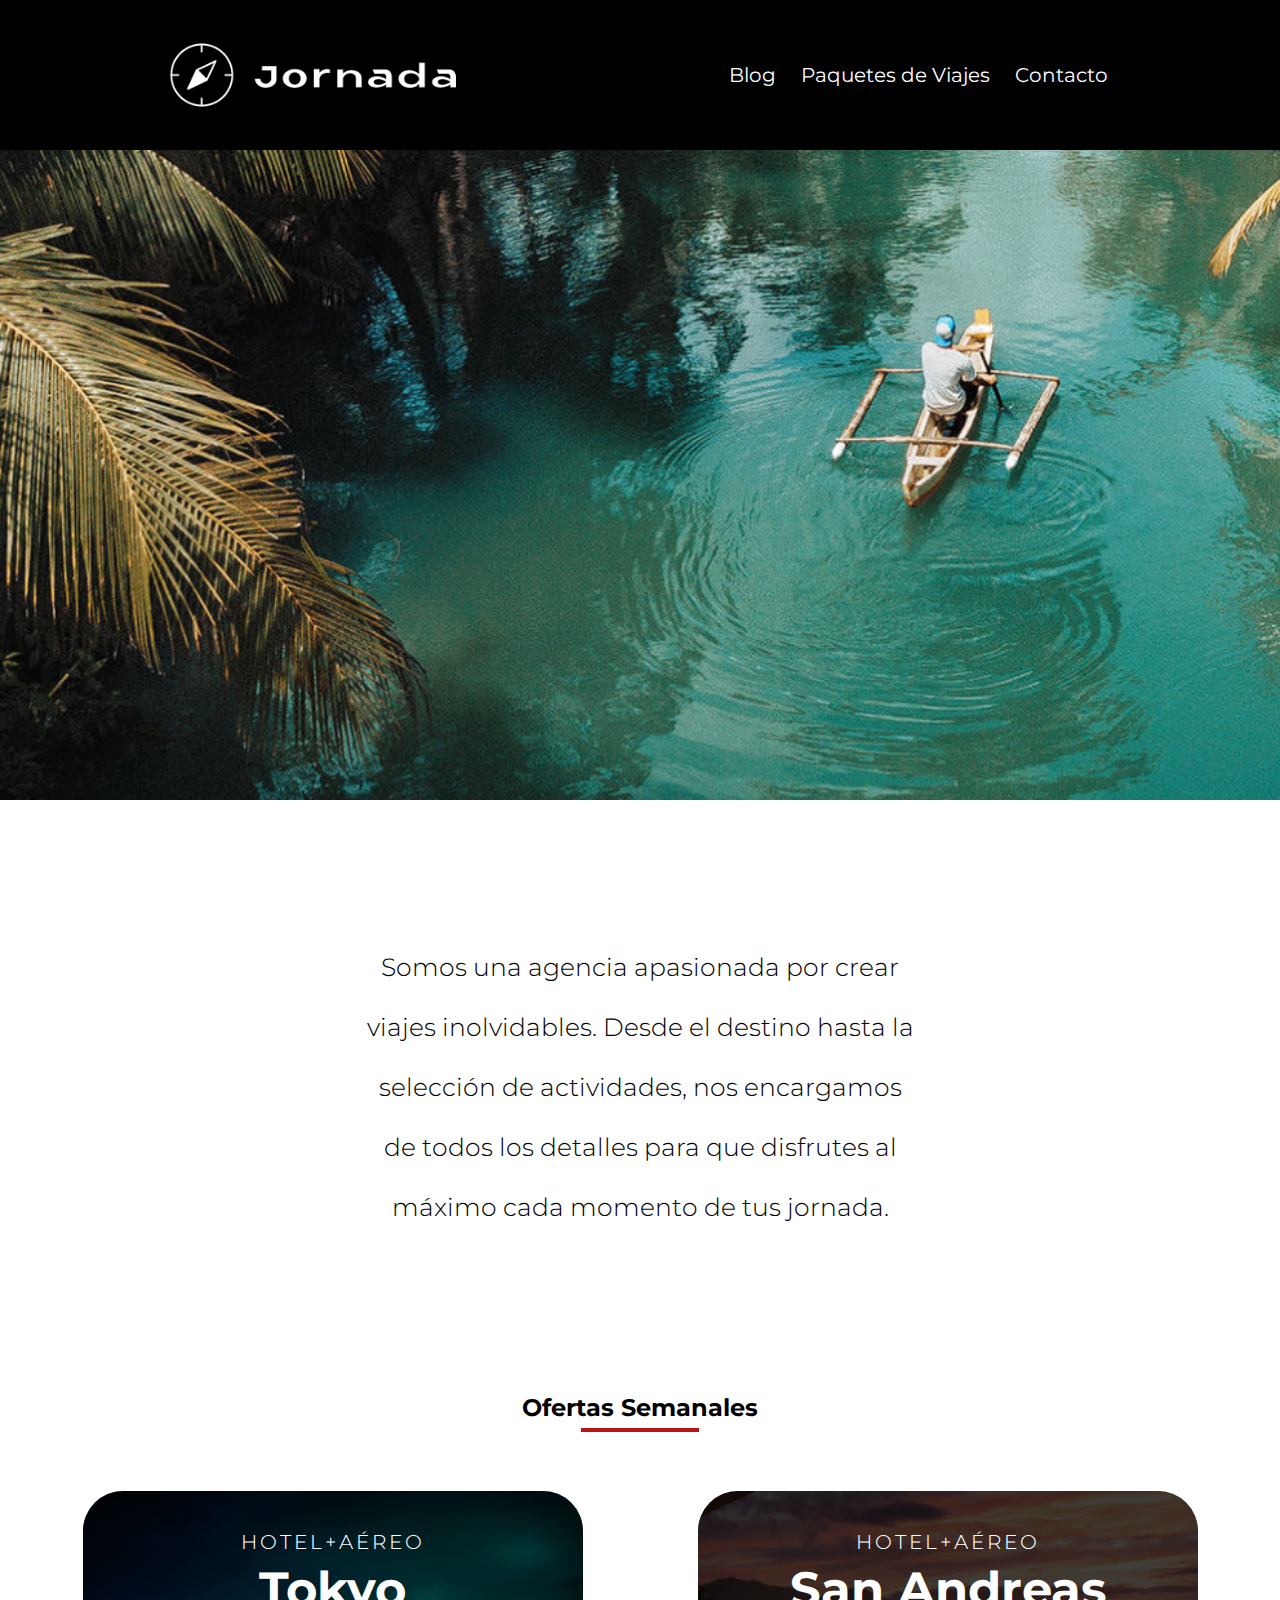
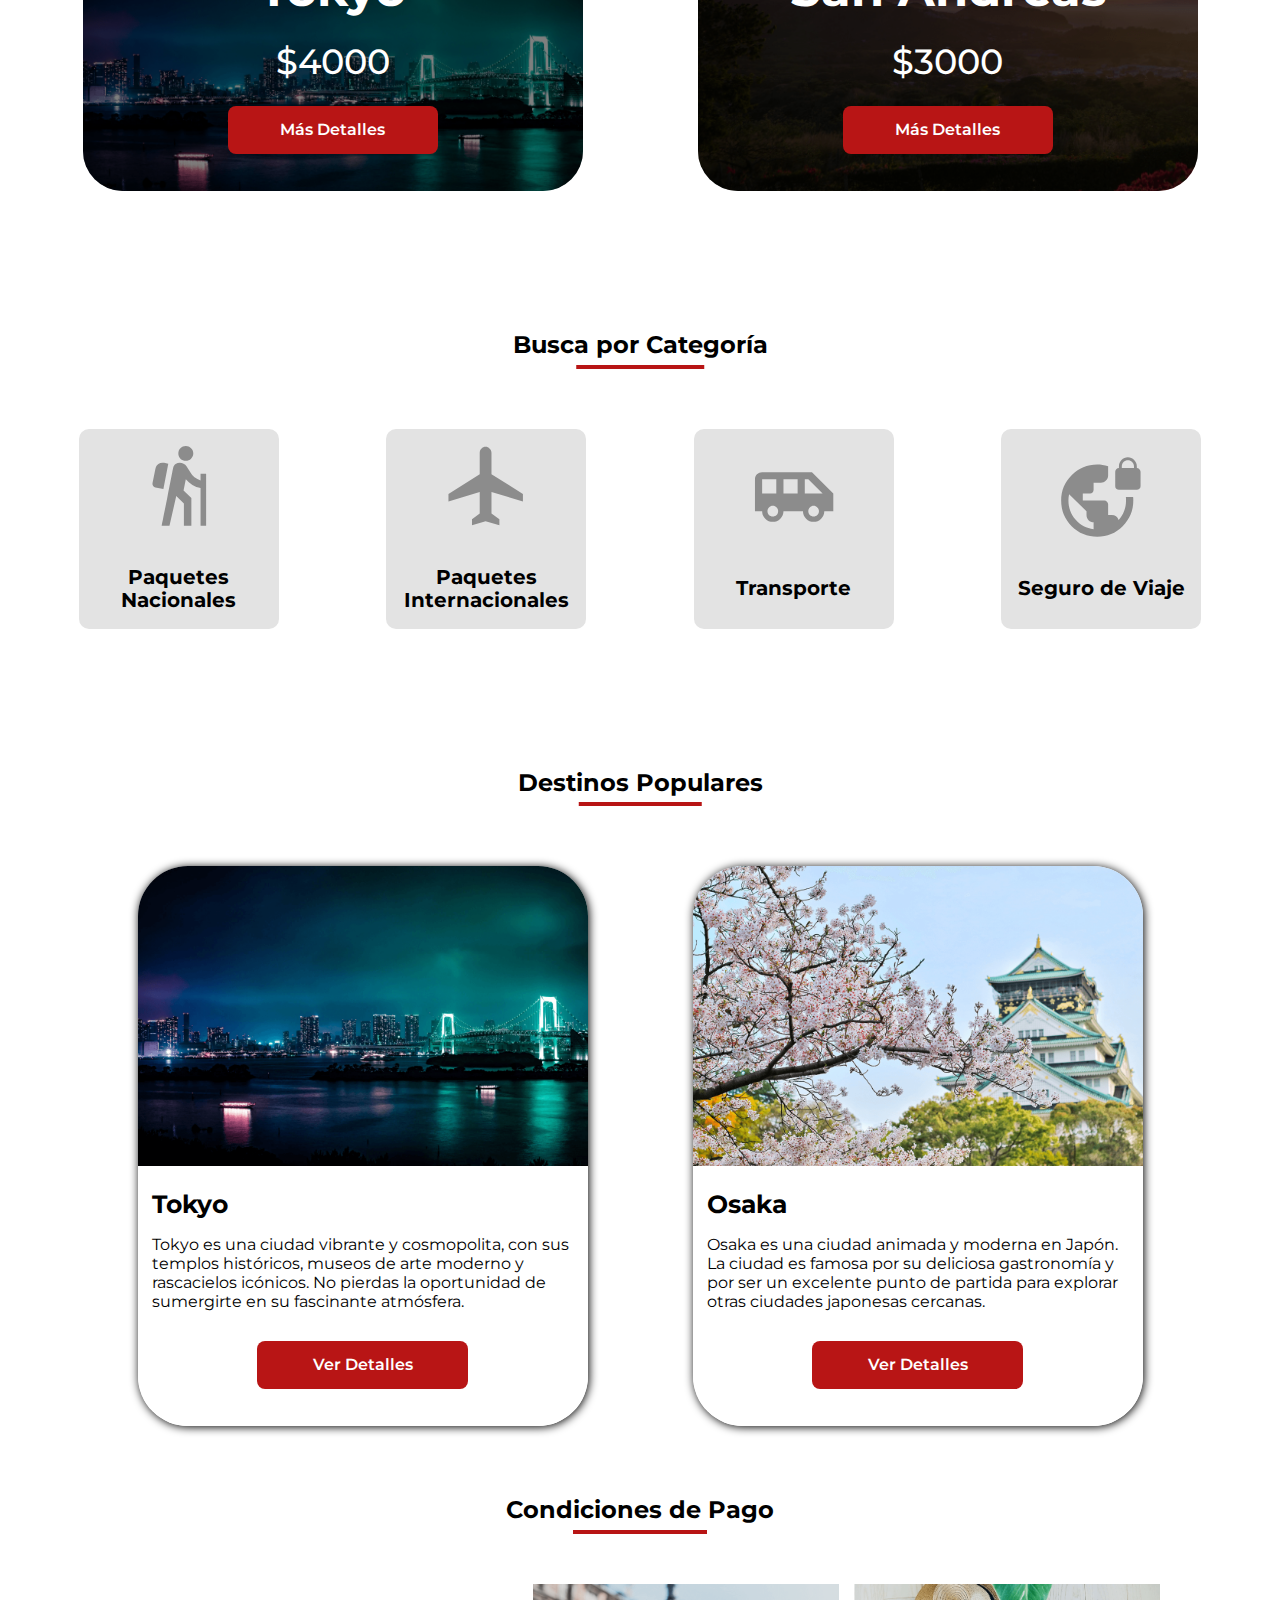
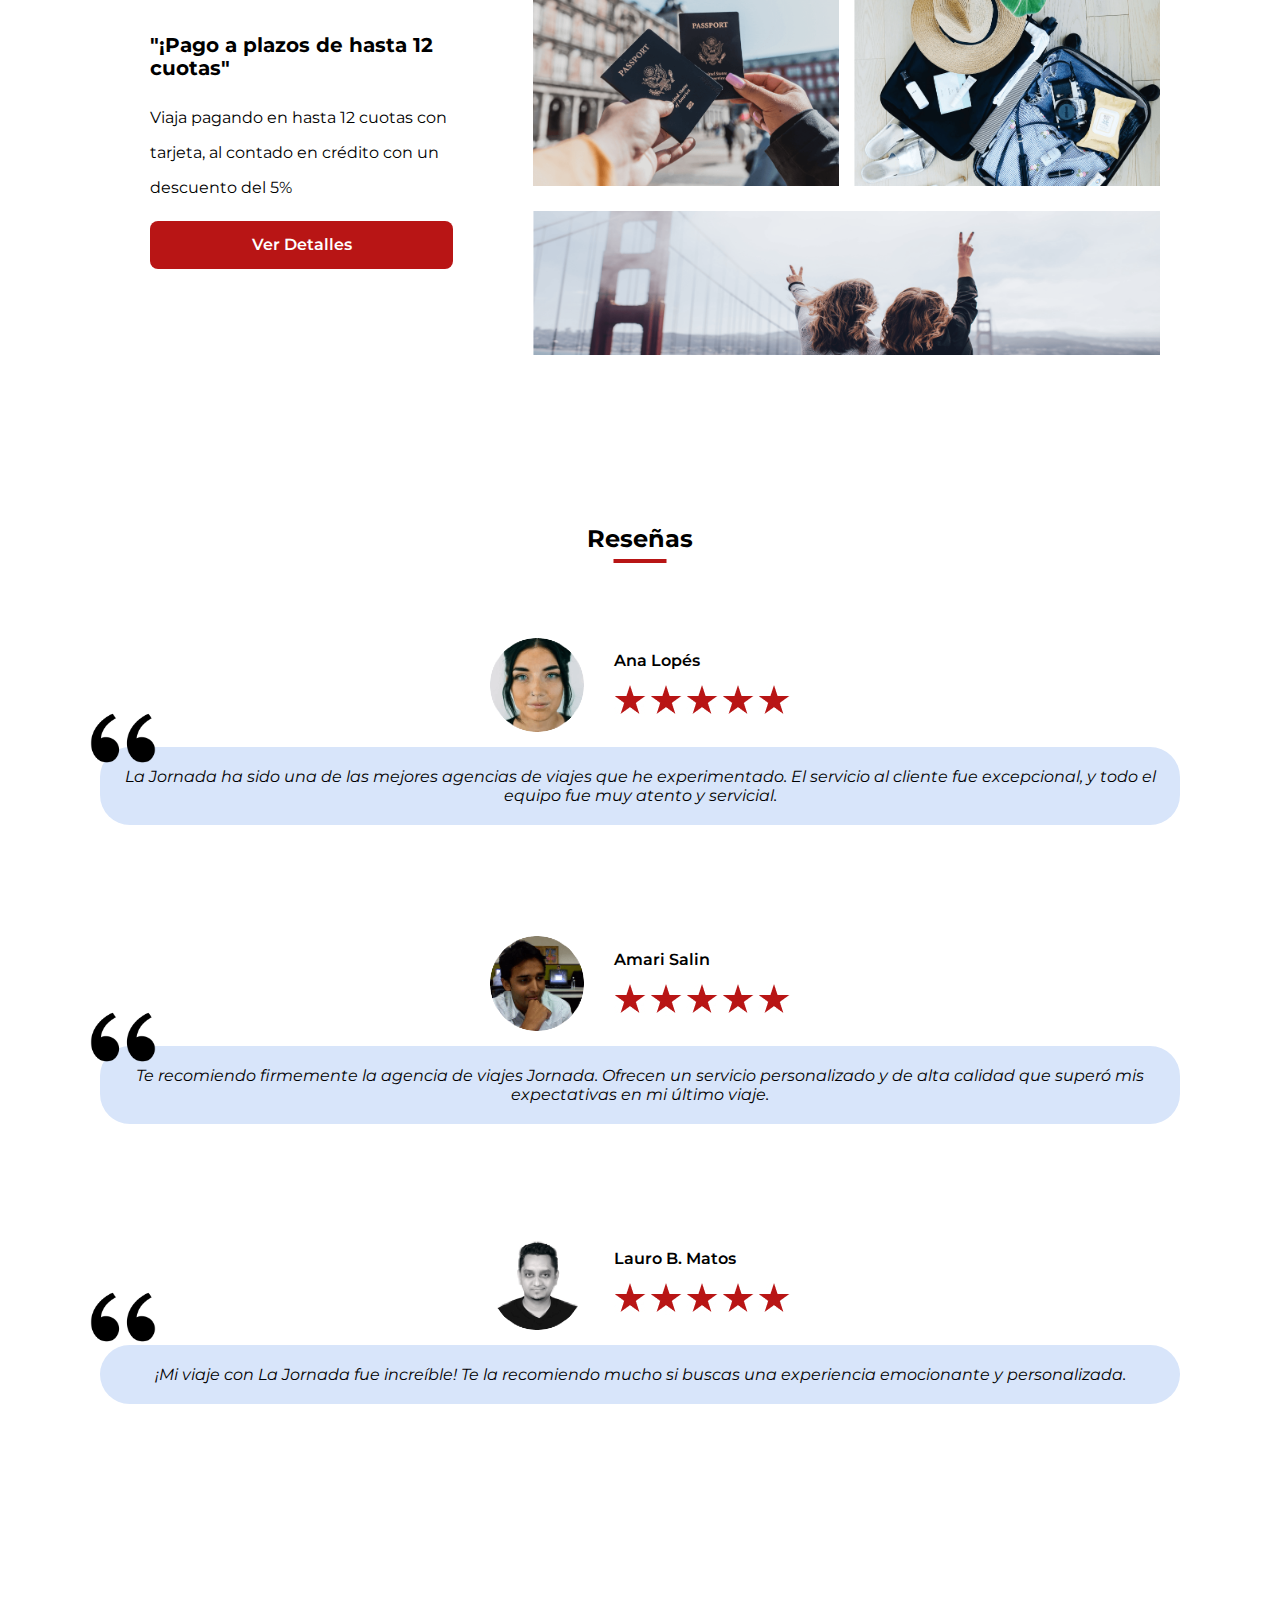
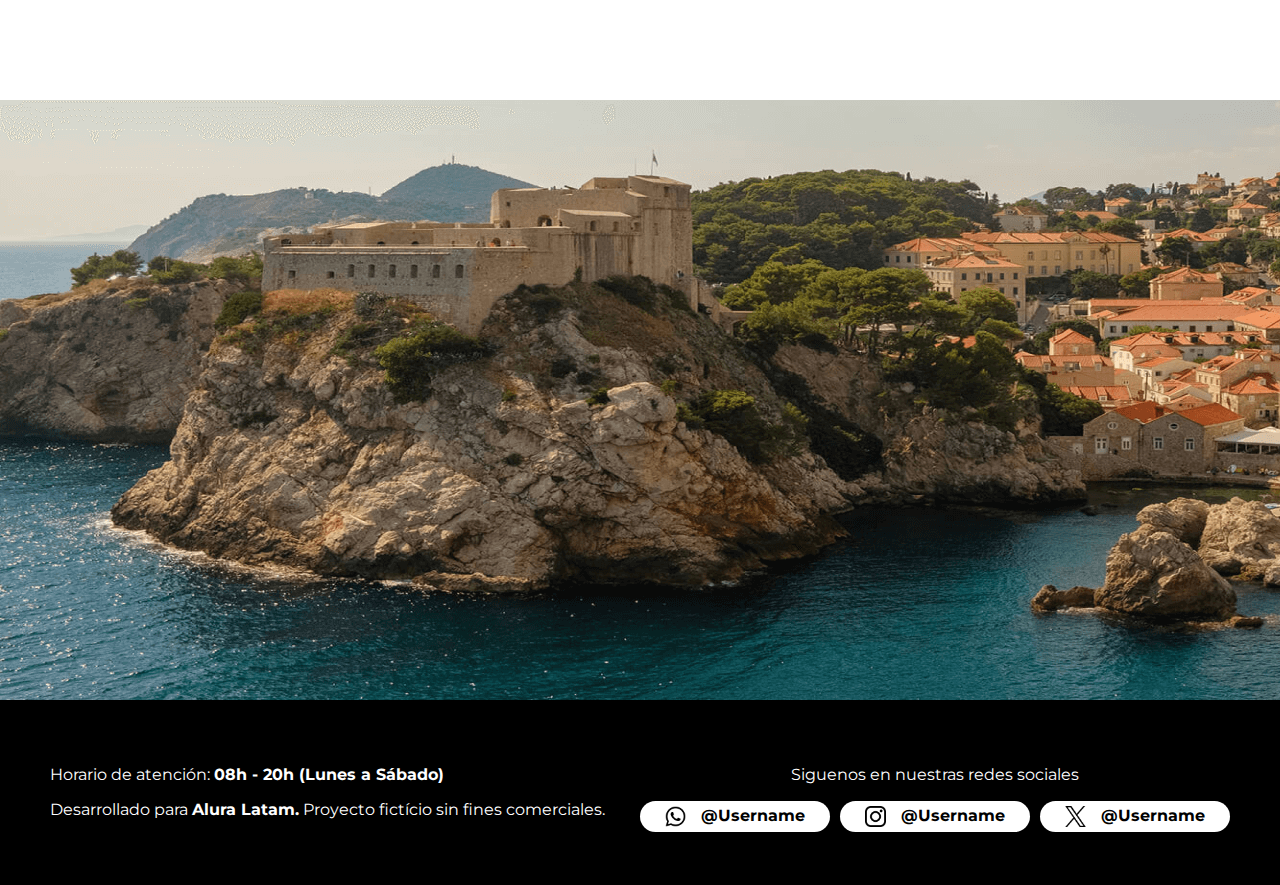
<file: index.html>
<!DOCTYPE html>
<html lang="es">
  <head>
    <meta charset="UTF-8" />
    <meta name="viewport" content="width=device-width, initial-scale=1.0" />
    <link rel="stylesheet" href="css/global.css" />
    <link rel="stylesheet" href="css/normalize.css" />
    <link rel="stylesheet" href="css/styles.css" />
    <link rel="preconnect" href="https://fonts.googleapis.com" />
    <link rel="preconnect" href="https://fonts.gstatic.com" crossorigin />
    <link
      href="https://fonts.googleapis.com/css2?family=Montserrat:ital,wght@0,100..900;1,100..900&display=swap"
      rel="stylesheet"
    />
    <link rel="shortcut icon" href="./img/icon.png" type="image/x-icon">
    <title>La Jornada</title>
  </head>
  <body>
    <header>
      <nav>
        <a href="index.html" class="logo-link" id="logo">
          <img
            src="./img/home/logo.png"
            alt="Logo de Proyecto Jornada"
            class="nav__logo"
          />
        </a>
        <div class="nav__display">
          <a class="a__link" href="blog.html">Blog</a>
          <a class="a__link" href="paquetesviaje.html">Paquetes de Viajes</a>
          <a class="a__link" href="contacto.html">Contacto</a>
        </div>
      </nav>
    </header>

    <main>
      <a class="go-up-button" id="buttonUp" onclick="clickToUp()"
          ><img src="./img/flecha.png" alt=""
        />
       </a>
      <section class="main__home-intro">
        <div class="banner home-header-banner"></div>
        <div class="home-container">
          <p class="section__intro-p">
            Somos una agencia apasionada por crear viajes inolvidables. Desde el
            destino hasta la selección de actividades, nos encargamos de todos
            los detalles para que disfrutes al máximo cada momento de tus
            jornada.
          </p>
        </div>
      </section>

      <section class="main__home-ofertas">
        <div class="titles-container">
          <h2 class="titles ofertas__h2-title">Ofertas Semanales</h2>
        </div>

        <div class="ofertas-cards">
          <article class="card card-display">
            <div class="card-bg first">
              <div class="card-content-bg">
                <div class="card-content">
                  <p class="card-texts first">Hotel+Aéreo</p>
                  <p class="card-texts second">Tokyo</p>
                  <p class="card-texts price">$4000</p>
                  <a href="" class="button card-texts details">Más Detalles</a>
                </div>
              </div>
            </div>
          </article>
          
          <article class="card card-display">
            <div class="card-bg second">
              <div class="card-content-bg">
                <div class="card-content">
                  <p class="card-texts first">Hotel+Aéreo</p>
                  <p class="card-texts second">San Andreas</p>
                  <p class="card-texts price">$3000</p>
                  <a href="" class="button card-texts details">Más Detalles</a>
                </div>
              </div>
            </div>
          </article>
        </div>
       
      </section>

      <section class="main__home-categorias">
        <div class="titles-container">
          <h2 class="titles categorias__h2-title">Busca por Categoría</h2>
        </div>
        <div class="categorias__display">
          <div class="categorias__cards">
            <img
              src="./img/home/paquetes-nacionales icon.svg"
              alt="Icono de paquetes nacionales"
              class="categorias__icon-card"
            />
            <p class="categorias__cards-text">Paquetes Nacionales</p>
          </div>

          <div class="categorias__cards">
            <img
              src="./img/home/paquetes-internacionales icon.svg"
              alt="Icono de paquetes internacionales"
              class="categorias__icon-card"
            />
            <p class="categorias__cards-text">Paquetes Internacionales</p>
          </div>

          <div class="categorias__cards">
            <img
              src="./img/home/transporte icon.svg"
              alt="Icono de transporte"
              class="categorias__icon-card"
            />
            <p class="categorias__cards-text">Transporte</p>
          </div>

          <div class="categorias__cards">
            <img
              src="./img/home/seguro de viaje icon.svg"
              alt="Icono de seguro de viaje"
              class="categorias__icon-card"
            />
            <p class="categorias__cards-text">Seguro de Viaje</p>
          </div>
        </div>
      </section>

      <section class="main__home-destinos">
        <div class="titles-container">
          <h2 class="titles destinos__h2-title">Destinos Populares</h2>
        </div>

        <div class="destinos__cards-display">
          <article class="texts-bg first">
              <div class="destinos-texts-bg">
                <div class="destinos-content">
                  <h3 class="destinos__cards-title">Tokyo</h3>
                  <p class="destinos__cards-p">
                    Tokyo es una ciudad vibrante y cosmopolita, con sus templos
                    históricos, museos de arte moderno y rascacielos icónicos. No
                    pierdas la oportunidad de sumergirte en su fascinante
                    atmósfera.
                  </p>
                  <a href="" class="button destinos__cards-button"
                    >Ver Detalles</a
                  >
                </div>
              </div>
          </article>

          <article class="texts-bg second">
            <div class="destinos-texts-bg">
              <div class="destinos-content">
                <h3 class="destinos__cards-title">Osaka</h3>
                <p class="destinos__cards-p">
                  Osaka es una ciudad animada y moderna en Japón. La ciudad es
                  famosa por su deliciosa gastronomía y por ser un excelente
                  punto de partida para explorar otras ciudades japonesas
                  cercanas.
                </p>
                <a href="./" class="button destinos__cards-button"
                  >Ver Detalles</a
                >
              </div>
            </div>
          </article>
        </div>
      </section>

      <section class="main__home-condiciones">
        <div class="titles-container">
          <h2 class="titles condiciones-title">Condiciones de Pago</h2>
        </div>
        <div class="condiciones__display">
          <div class="condiciones__texts">
            <h3 class="condiciones__texts-title">
              "¡Pago a plazos de hasta 12 cuotas"
            </h3>
            <p class="condiciones__texts-p">
              Viaja pagando en hasta 12 cuotas con tarjeta, al contado en
              crédito con un descuento del 5%
            </p>
            <a href="" class="button condiciones__texts-button">Ver Detalles</a>
          </div>

          <div class="condiciones__photos">
            <div class="condiciones__group-photos">
              <div class="photos-container photo-first">
                <img
              src="./img/home/montaje3.png"
              alt="Foto de maleta llena de cosas personales"
              class="condiciones__img"
            />
              </div>

          <div class="photos-container photo-second">
            <img
              src="./img/home/montaje2.png"
              alt="Foto de pasaportes"
              class="condiciones__img"
            />
            </div>
        </div>
          <div class="photos-container photo-third">
            <img
              src="./img/home/montaje1.png"
              alt="Foto de dos chicas posando"
              class="condiciones__img"
            />
          </div>
        </div>
      </section>

      <section class="main__home-opiniones">
        <div class="titles-container">
          <h2 class="titles opiniones__h2-title">Reseñas</h2>
        </div>

        <div class="opiniones__display">
          <div class="opiniones__cards">
            <img src="./img/comillas.png" alt="" class="opiniones-icon">
            <p class="opiniones__text">
              La Jornada ha sido una de las mejores agencias de viajes que he
              experimentado. El servicio al cliente fue excepcional, y todo el
              equipo fue muy atento y servicial.
            </p>
            <div class="opiniones-group">
              <img
                src="./img/home/avatar-ana.png"
                alt="Foto de una chica"
                class="opiniones__avatar"
              />
              <div class="opiniones-group-texts">
                <p class="opiniones__span-name">Ana Lopés</p>
                <img
                  src="./img/home/estrellas.png"
                  alt="Puntuación"
                
                  class="opiniones__img-rate"
                />
              </div>
            </div>
          </div>
          
          <div class="opiniones__cards">
            <img src="./img/comillas.png" alt="" class="opiniones-icon">
            <p class="opiniones__text">
              Te recomiendo firmemente la agencia de viajes Jornada. Ofrecen un servicio personalizado y de alta calidad que superó mis expectativas en mi último viaje.
            </p>
            <div class="opiniones-group">
              <img
                src="./img/home/avatar-amari.png"
                alt="Foto de un chico"
              
                class="opiniones__avatar"
              />
              <div class="opiniones-group-texts">
                <p class="opiniones__span-name">Amari Salin</p>
                <img
                  src="./img/home/estrellas.png"
                  alt="Puntuación"
                
                  class="opiniones__img-rate"
                />
              </div>
            </div>
          </div>

          <div class="opiniones__cards">
            <img src="./img/comillas.png" alt="" class="opiniones-icon">
            <p class="opiniones__text">
              ¡Mi viaje con La Jornada fue increíble! Te la recomiendo mucho si buscas una experiencia emocionante y personalizada.
            </p>
            <div class="opiniones-group">
              <img
                src="./img/home/avatar-lauro.png"
                alt="Foto de un chico"
              
                class="opiniones__avatar"
              />
              <div class="opiniones-group-texts">
                <p class="opiniones__span-name">Lauro B. Matos</p>
                <img
                  src="./img/home/estrellas.png"
                  alt="Puntuación"
                
                  class="opiniones__img-rate"
                />
              </div>
            </div>
          </div>

        </div>
      </section>

      <div class="banner home-footer-banner"></div>
    </main>

    <footer>
      <div class="footer-info">
        <div class="info-p-group">
          <p class="footer__info-p">
            Horario de atención:
            <span class="info-text">08h - 20h (Lunes a Sábado)</span>
          </p>
          <p class="footer__info-p">
            Desarrollado para <span class="info-text">Alura Latam.</span> Proyecto
            fictício sin fines comerciales.
          </p>
        </div>

      <div class="footer-social">
        <p class="footer__social-text">Siguenos en nuestras redes sociales</p>
        <div class="footer__social-display">
          <div class="social-content">
            <a href="" class="footer__a">
              <span class="social-span">@Username</span>
              <img
                src="./img/home/whatsapp.png"
                alt="Whatsapp logo"
              
                class="social-icon"
              />
            </a>
          </div>
  
          <div class="social-content">
            <a href="" class="footer__a">
              <span class="social-span">@Username</span>
              <img
                src="./img/home/instagram.png"
                alt="Instagram logo"
              
                class="social-icon"
              />
            </a>
            </div>
          <div class="social-content">
            <a href="" class="footer__a">
              <span class="social-span">@Username</span>
              <img
                src="./img/home/twitter.png"
                alt="Twitter logo"
              
                class="social-icon"
              />
            </a>
            </div>
          </div>
        </div>
      </div>
    </footer>
    <script src="index.js"></script>
  </body>
</html>
</file>
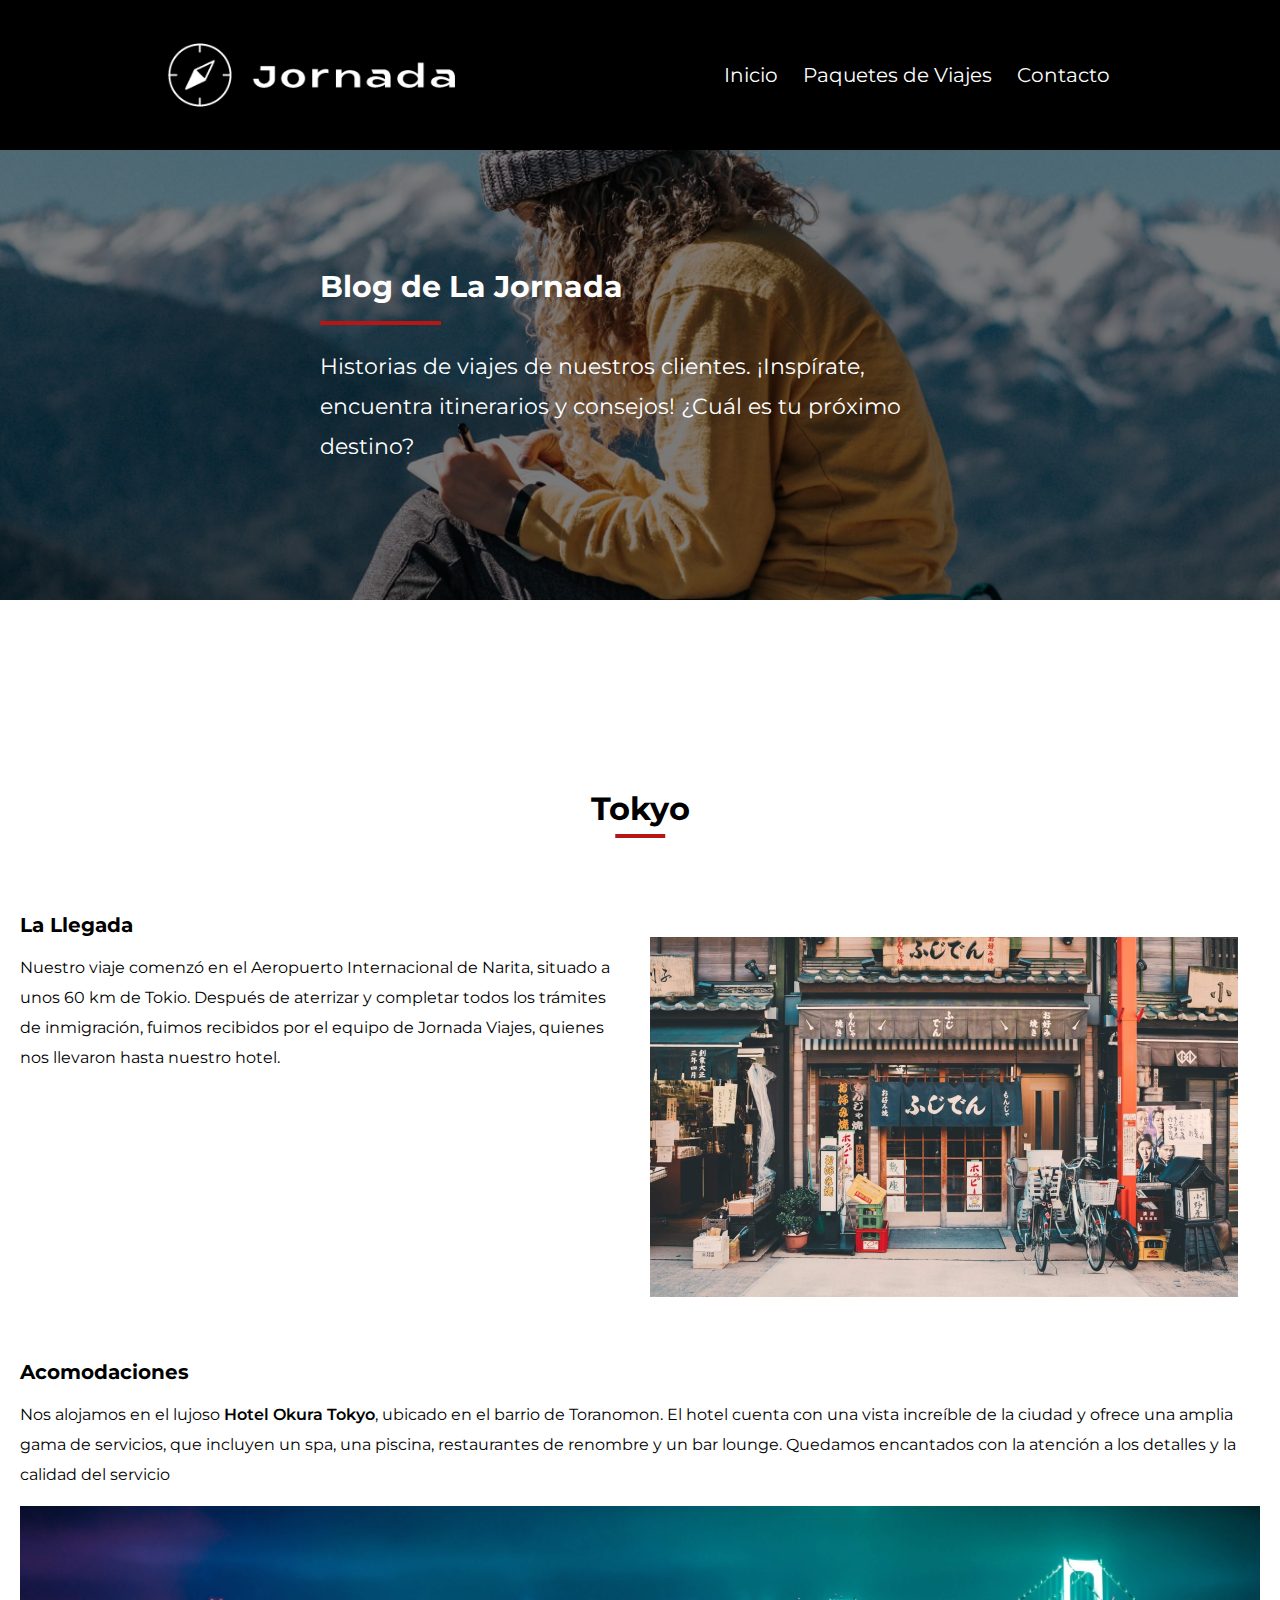
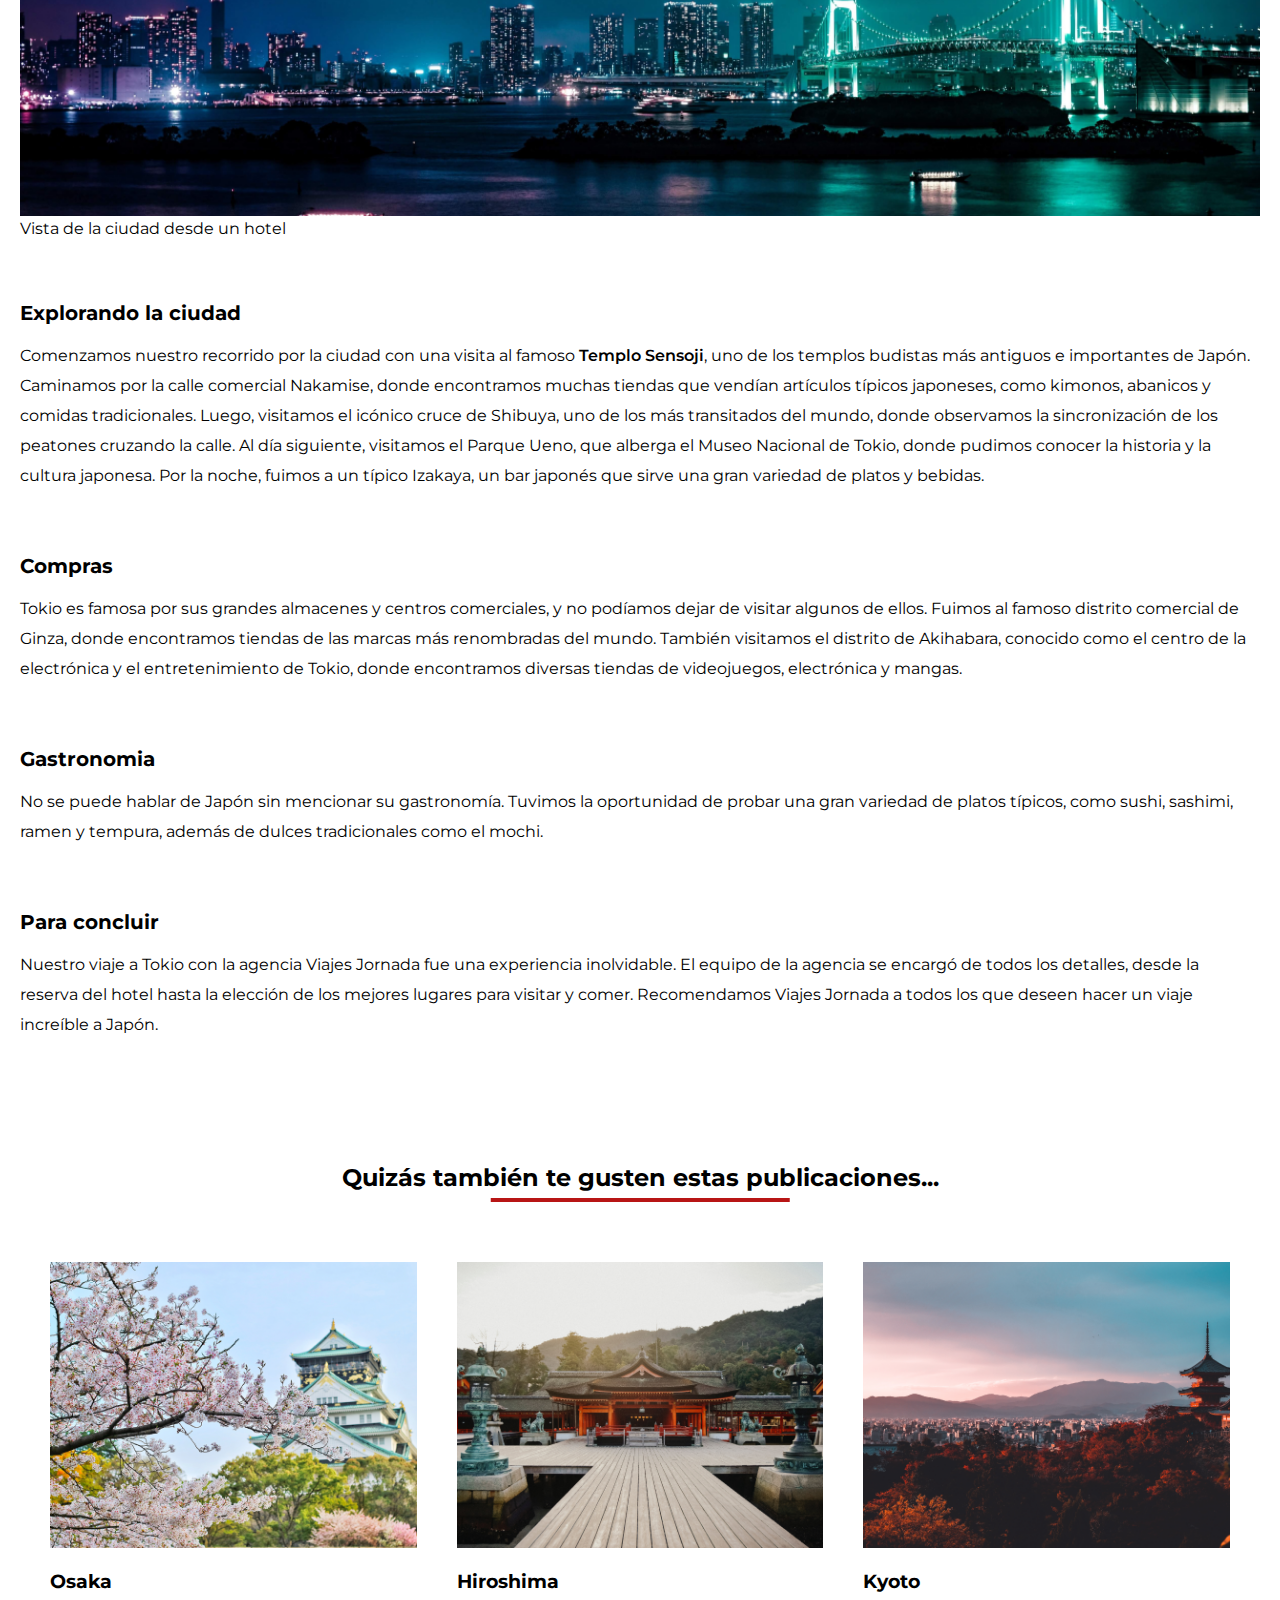
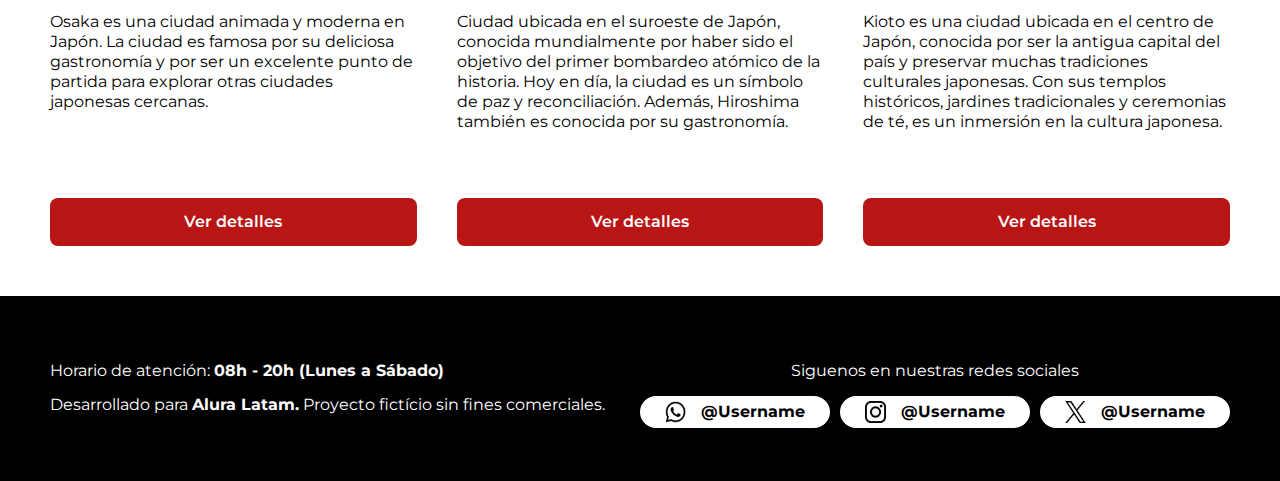
<file: blog.html>
<!DOCTYPE html>
<html lang="es">
  <head>
    <meta charset="UTF-8" />
    <meta name="viewport" content="width=device-width, initial-scale=1.0" />
    <link rel="stylesheet" href="css/normalize.css" />
    <link rel="stylesheet" href="css/styles.css" />
    <link rel="stylesheet" href="css/global.css" />
    <link rel="preconnect" href="https://fonts.googleapis.com" />
    <link rel="preconnect" href="https://fonts.gstatic.com" crossorigin />
    <link
      href="https://fonts.googleapis.com/css2?family=Montserrat:ital,wght@0,100..900;1,100..900&display=swap"
      rel="stylesheet"
    />
    <link rel="shortcut icon" href="./img/icon.png" type="image/x-icon" />
    <title>Blog - La Jornada</title>
  </head>
  <body>
    <header>
      <nav class="nav_content">
        <a href="index.html" class="logo-link" id="logo">
          <img
            src="./img/home/logo.png"
            alt="Logo de Proyecto La Jornada"
            class="nav__logo"
          />
        </a>
        <div class="nav__display">
          <a class="a__link" href="index.html">Inicio</a>
          <a class="a__link" href="paquetesviaje.html">Paquetes de Viajes</a>
          <a class="a__link" href="contacto.html">Contacto</a>
        </div>
      </nav>
    </header>

    <main>
      <a class="go-up-button" id="buttonUp" onclick="clickToUp()"
        ><img src="./img/flecha.png" alt=""
      /></a>
      <section class="blog-intro">
        <div class="banner blog-header-banner"></div>
        <div class="intro-texts">
          <h1 class="intro-h1">Blog de La Jornada</h1>
          <p class="intro-p">
            Historias de viajes de nuestros clientes. ¡Inspírate, encuentra
            itinerarios y consejos! ¿Cuál es tu próximo destino?
          </p>
        </div>
      </section>

      <section class="blog-places">
        <div class="titles-container">
          <h1 class="titles blog--places-title">Tokyo</h1>
        </div>

        <article class="places places-primary">
          <h2 class="places-titles">La Llegada</h2>
          <div class="article-content">
            <p class="places-p">
              Nuestro viaje comenzó en el Aeropuerto Internacional de Narita,
              situado a unos 60 km de Tokio. Después de aterrizar y completar
              todos los trámites de inmigración, fuimos recibidos por el equipo
              de Jornada Viajes, quienes nos llevaron hasta nuestro hotel.
            </p>
            <img
              src="./img/blog/Tokyo1.png"
              alt="Tienda de Tokyo"
              srcset=""
              class="places-img"
            />
          </div>
        </article>

        <article class="places places-secondary">
          <h2 class="places-titles">Acomodaciones</h2>
          <p class="places-p">
            Nos alojamos en el lujoso
            <span class="places-span">Hotel Okura Tokyo</span>, ubicado en el
            barrio de Toranomon. El hotel cuenta con una vista increíble de la
            ciudad y ofrece una amplia gama de servicios, que incluyen un spa,
            una piscina, restaurantes de renombre y un bar lounge. Quedamos
            encantados con la atención a los detalles y la calidad del servicio
          </p>
          <figure class="article__figure-img">
            <img
              src="./img/blog/Tokyo2.png"
              alt="Ciudad de Tokyo de noche"
              srcset=""
              class="places-img"
            />
            <figcaption class="figure__figcaption-img">
              Vista de la ciudad desde un hotel
            </figcaption>
          </figure>
        </article>

        <article class="places places-third">
          <h2 class="places-titles">Explorando la ciudad</h2>
          <p class="places-p">
            Comenzamos nuestro recorrido por la ciudad con una visita al famoso
            <span class="places-span">Templo Sensoji</span>, uno de los templos
            budistas más antiguos e importantes de Japón. Caminamos por la calle
            comercial Nakamise, donde encontramos muchas tiendas que vendían
            artículos típicos japoneses, como kimonos, abanicos y comidas
            tradicionales. Luego, visitamos el icónico cruce de Shibuya, uno de
            los más transitados del mundo, donde observamos la sincronización de
            los peatones cruzando la calle. Al día siguiente, visitamos el
            Parque Ueno, que alberga el Museo Nacional de Tokio, donde pudimos
            conocer la historia y la cultura japonesa. Por la noche, fuimos a un
            típico Izakaya, un bar japonés que sirve una gran variedad de platos
            y bebidas.
          </p>
        </article>

        <article class="places places-fourth">
          <h2 class="places-titles">Compras</h2>
          <p class="places-p">
            Tokio es famosa por sus grandes almacenes y centros comerciales, y
            no podíamos dejar de visitar algunos de ellos. Fuimos al famoso
            distrito comercial de Ginza, donde encontramos tiendas de las marcas
            más renombradas del mundo. También visitamos el distrito de
            Akihabara, conocido como el centro de la electrónica y el
            entretenimiento de Tokio, donde encontramos diversas tiendas de
            videojuegos, electrónica y mangas.
          </p>
        </article>

        <article class="places places-fifth">
          <h2 class="places-titles">Gastronomia</h2>
          <p class="places-p">
            No se puede hablar de Japón sin mencionar su gastronomía. Tuvimos la
            oportunidad de probar una gran variedad de platos típicos, como
            sushi, sashimi, ramen y tempura, además de dulces tradicionales como
            el mochi.
          </p>
        </article>

        <article class="places places-sixth">
          <h2 class="places-titles">Para concluir</h2>
          <p class="places-p">
            Nuestro viaje a Tokio con la agencia Viajes Jornada fue una
            experiencia inolvidable. El equipo de la agencia se encargó de todos
            los detalles, desde la reserva del hotel hasta la elección de los
            mejores lugares para visitar y comer. Recomendamos Viajes Jornada a
            todos los que deseen hacer un viaje increíble a Japón.
          </p>
        </article>
      </section>

      <section class="blog-posts">
        <div class="titles-container">
          <h2 class="titles blog--posts-title">
            Quizás también te gusten estas publicaciones...
          </h2>
        </div>
        <div class="posts-display">
          <div class="posts post-content">
            <img
              src="./img/blog/Osaka.png"
              alt="Un templo de Osaka"
              srcset=""
              class="posts-img"
            />
            <h3 class="posts-title">Osaka</h3>
            <p class="posts-p">
              Osaka es una ciudad animada y moderna en Japón. La ciudad es
              famosa por su deliciosa gastronomía y por ser un excelente punto
              de partida para explorar otras ciudades japonesas cercanas.
            </p>
            <a href="./" class="button posts-button" id>Ver detalles</a>
          </div>

          <div class="posts post-content">
            <img
              src="./img/blog/Hiroshima.png"
              alt="Un templo de Hiroshima"
              srcset=""
              class="posts-img"
            />
            <h3 class="posts-title">Hiroshima</h3>
            <p class="posts-p">
              Ciudad ubicada en el suroeste de Japón, conocida mundialmente por
              haber sido el objetivo del primer bombardeo atómico de la
              historia. Hoy en día, la ciudad es un símbolo de paz y
              reconciliación. Además, Hiroshima también es conocida por su
              gastronomía.
            </p>
            <a href="./" class="button posts-button">Ver detalles</a>
          </div>
          <div class="posts post-content">
            <img
              src="./img/blog/Kyoto.png"
              alt="Un templo de Osaka"
              srcset=""
              class="posts-img"
            />
            <h3 class="posts-title">Kyoto</h3>
            <p class="posts-p">
              Kioto es una ciudad ubicada en el centro de Japón, conocida por
              ser la antigua capital del país y preservar muchas tradiciones
              culturales japonesas. Con sus templos históricos, jardines
              tradicionales y ceremonias de té, es un inmersión en la cultura
              japonesa.
            </p>
            <a href="./" class="button posts-button">Ver detalles</a>
          </div>
        </div>
      </section>
    </main>
    <footer>
      <div class="footer-info">
        <div class="info-p-group">
          <p class="footer__info-p">
            Horario de atención:
            <span class="info-text">08h - 20h (Lunes a Sábado)</span>
          </p>
          <p class="footer__info-p">
            Desarrollado para
            <span class="info-text">Alura Latam.</span> Proyecto fictício sin
            fines comerciales.
          </p>
        </div>

        <div class="footer-social">
          <p class="footer__social-text">Siguenos en nuestras redes sociales</p>
          <div class="footer__social-display">
            <div class="social-content">
              <div class="content-display">
                <a href="" class="footer__a">
                  <span class="social-span">@Username</span>
                  <img
                    src="./img/home/whatsapp.png"
                    alt="Whatsapp logo"
                    srcset=""
                    class="social-icon"
                  />
                </a>
              </div>
            </div>
            <div class="social-content">
              <a href="" class="footer__a">
                <span class="social-span">@Username</span>
                <img
                  src="./img/home/instagram.png"
                  alt="Instagram logo"
                  srcset=""
                  class="social-icon"
                />
              </a>
            </div>
            <div class="social-content">
              <a href="" class="footer__a">
                <span class="social-span">@Username</span>
                <img
                  src="./img/home/twitter.png"
                  alt="Twitter logo"
                  srcset=""
                  class="social-icon"
                />
              </a>
            </div>
          </div>
        </div>
      </div>
    </footer>
    <script src="index.js"></script>
  </body>
</html>
</file>
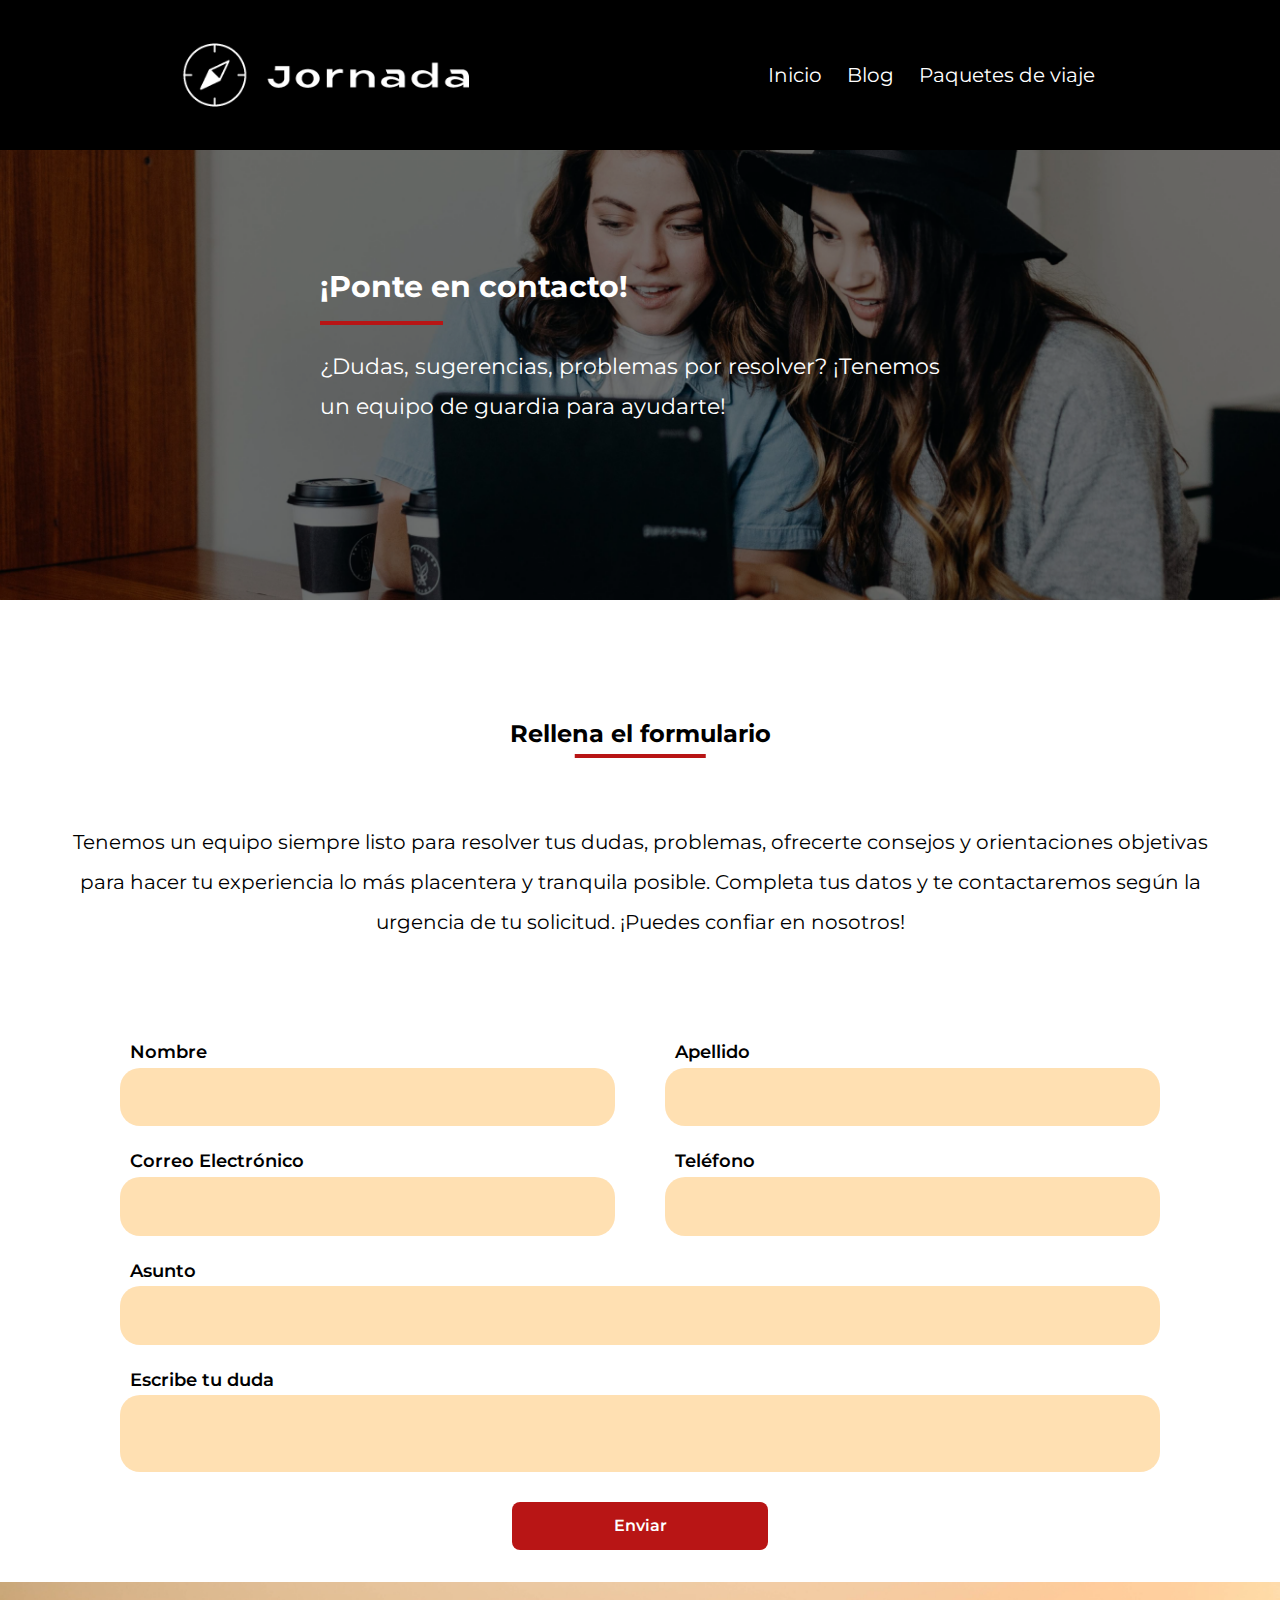
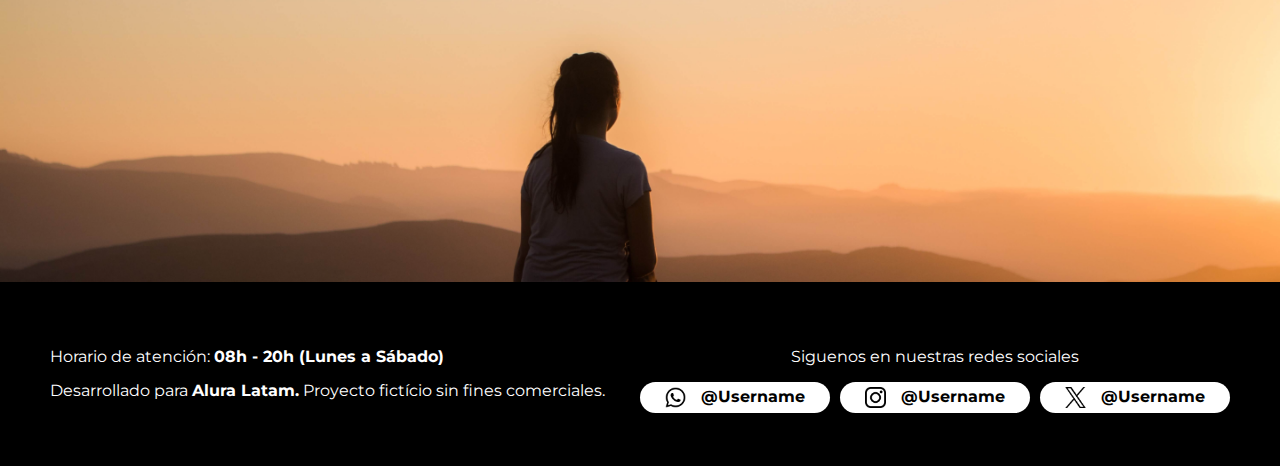
<file: contacto.html>
<!DOCTYPE html>
<html lang="es">
  <head>
    <meta charset="UTF-8" />
    <title>Contacto - La Jornada</title>
    <meta name="viewport" content="width=device-width, initial-scale=1.0" />
    <link rel="stylesheet" href="css/global.css" />
    <link rel="stylesheet" href="css/normalize.css" />
    <link rel="stylesheet" href="css/styles.css" />
    <link rel="preconnect" href="https://fonts.googleapis.com" />
    <link rel="preconnect" href="https://fonts.gstatic.com" crossorigin />
    <link
      href="https://fonts.googleapis.com/css2?family=Montserrat:ital,wght@0,100..900;1,100..900&display=swap"
      rel="stylesheet"
    />
    <link rel="shortcut icon" href="./img/icon.png" type="image/x-icon">
  </head>
  <body>
    <header>
      <nav class="nav_content">
        <a href="index.html" class="logo-link" id="logo">
          <img
            src="./img/home/logo.png"
            alt="Logo de Proyecto La Jornada"
            class="nav__logo"
        /></a>
        <div class="nav__display">
          <a class="a__link" href="index.html">Inicio</a>
          <a class="a__link" href="blog.html">Blog</a>
          <a class="a__link" href="paquetesviaje.html">Paquetes de viaje</a>
        </div>
      </nav>
    </header>

    <main>
      <a class="go-up-button" id="buttonUp" onclick="clickToUp()"
          ><img src="./img/flecha.png" alt=""
        /></a>
      <section class="contacto-intro">
        <div class="banner contacto-header-banner"></div>
        <div class="intro-texts">
          <h1 class="intro-h1">¡Ponte en contacto!</h1>
          <p class="intro-p">
            ¿Dudas, sugerencias, problemas por resolver? ¡Tenemos un equipo de
            guardia para ayudarte!
          </p>
        </div>
      </section>

      <section class="contacto-section">
        <div class="titles-container">
          <h2 class="titles form__h2-title">Rellena el formulario</h2>
        </div>
        <div class="form__text-content">
          <p class="form__p-info">
            Tenemos un equipo siempre listo para resolver tus dudas, problemas,
            ofrecerte consejos y orientaciones objetivas para hacer tu
            experiencia lo más placentera y tranquila posible. Completa tus
            datos y te contactaremos según la urgencia de tu solicitud. ¡Puedes
            confiar en nosotros!
          </p>
        </div>

        <div class="form-display">
          <form action="contacto.html" method="post" class="contact-form">
            <div class="data-display">
              <div class="input-groups">
                <label for="">Nombre</label>
            
                <input
                  type="text"
                  class="form-input"
                  required
                  autocomplete="off"
                  name="nombre"
                />
              </div>

              <div class="input-groups">
                <label for="">Apellido</label>
         
                <input
                  type="text"
                  class="form-input"
                  required
                  autocomplete="off"
                  name="apellido"
                />
              </div>

              <div class="input-groups">

                <label for="">Correo Electrónico</label>
                <input
                  type="email"
                  class="form-input"
                  required
                  autocomplete="off"
                  name="email"
                />
              </div>

              <div class="input-groups">
                <label for="">Teléfono</label>
                <input
                  type="tel"
                  class="form-input"
                  required
                  autocomplete="off"
                  name="teléfono"
                />
              </div>
            </div>
              <div class="asunto-display">
                <div class="input-groups">
                  <label for="">Asunto</label>
                  <input
                    type="text"
                    class="form-input"
                    required
                    autocomplete="off"
                    name="asunto"
                  />
                </div>

                <div class="input-groups">
                  <label id="hola" for="">Escribe tu duda</label>
    
                  <textarea name="duda" class="form-input" maxlength="1000" required></textarea>
                </div>
              </div>

              <button type="submit" class="button form-button"> Enviar</button>
            </div>
          </form>
        </div>
      </section>
      <div class="banner contacto-footer-banner"></div>
    </main>

    <footer>
      <div class="footer-info">
        <div class="info-p-group">
          <p class="footer__info-p">
            Horario de atención:
            <span class="info-text">08h - 20h (Lunes a Sábado)</span>
          </p>
          <p class="footer__info-p">
            Desarrollado para <span class="info-text">Alura Latam.</span> Proyecto
            fictício sin fines comerciales.
          </p>
        </div>



      <div class="footer-social">
        <p class="footer__social-text">Siguenos en nuestras redes sociales</p>
        <div class="footer__social-display">
          <div class="social-content">
            <div class="content-display">
            <a href="" class="footer__a">
              <span class="social-span">@Username</span>
              <img
                src="./img/home/whatsapp.png"
                alt="Whatsapp logo"
                srcset=""
                class="social-icon"
              />
            </a>
          </div>
          </div>
          <div class="social-content">
            <a href="" class="footer__a">
              <span class="social-span">@Username</span>
              <img
                src="./img/home/instagram.png"
                alt="Instagram logo"
                srcset=""
                class="social-icon"
              />
            </a>
            </div>
          <div class="social-content">
            <a href="" class="footer__a">
              <span class="social-span">@Username</span>
              <img
                src="./img/home/twitter.png"
                alt="Twitter logo"
                srcset=""
                class="social-icon"
              />
            </a>
          </div>
          </div>
        </div>
      </div>
    </footer>
    <script src="./index.js"></script>
  </body>
</html>
</file>
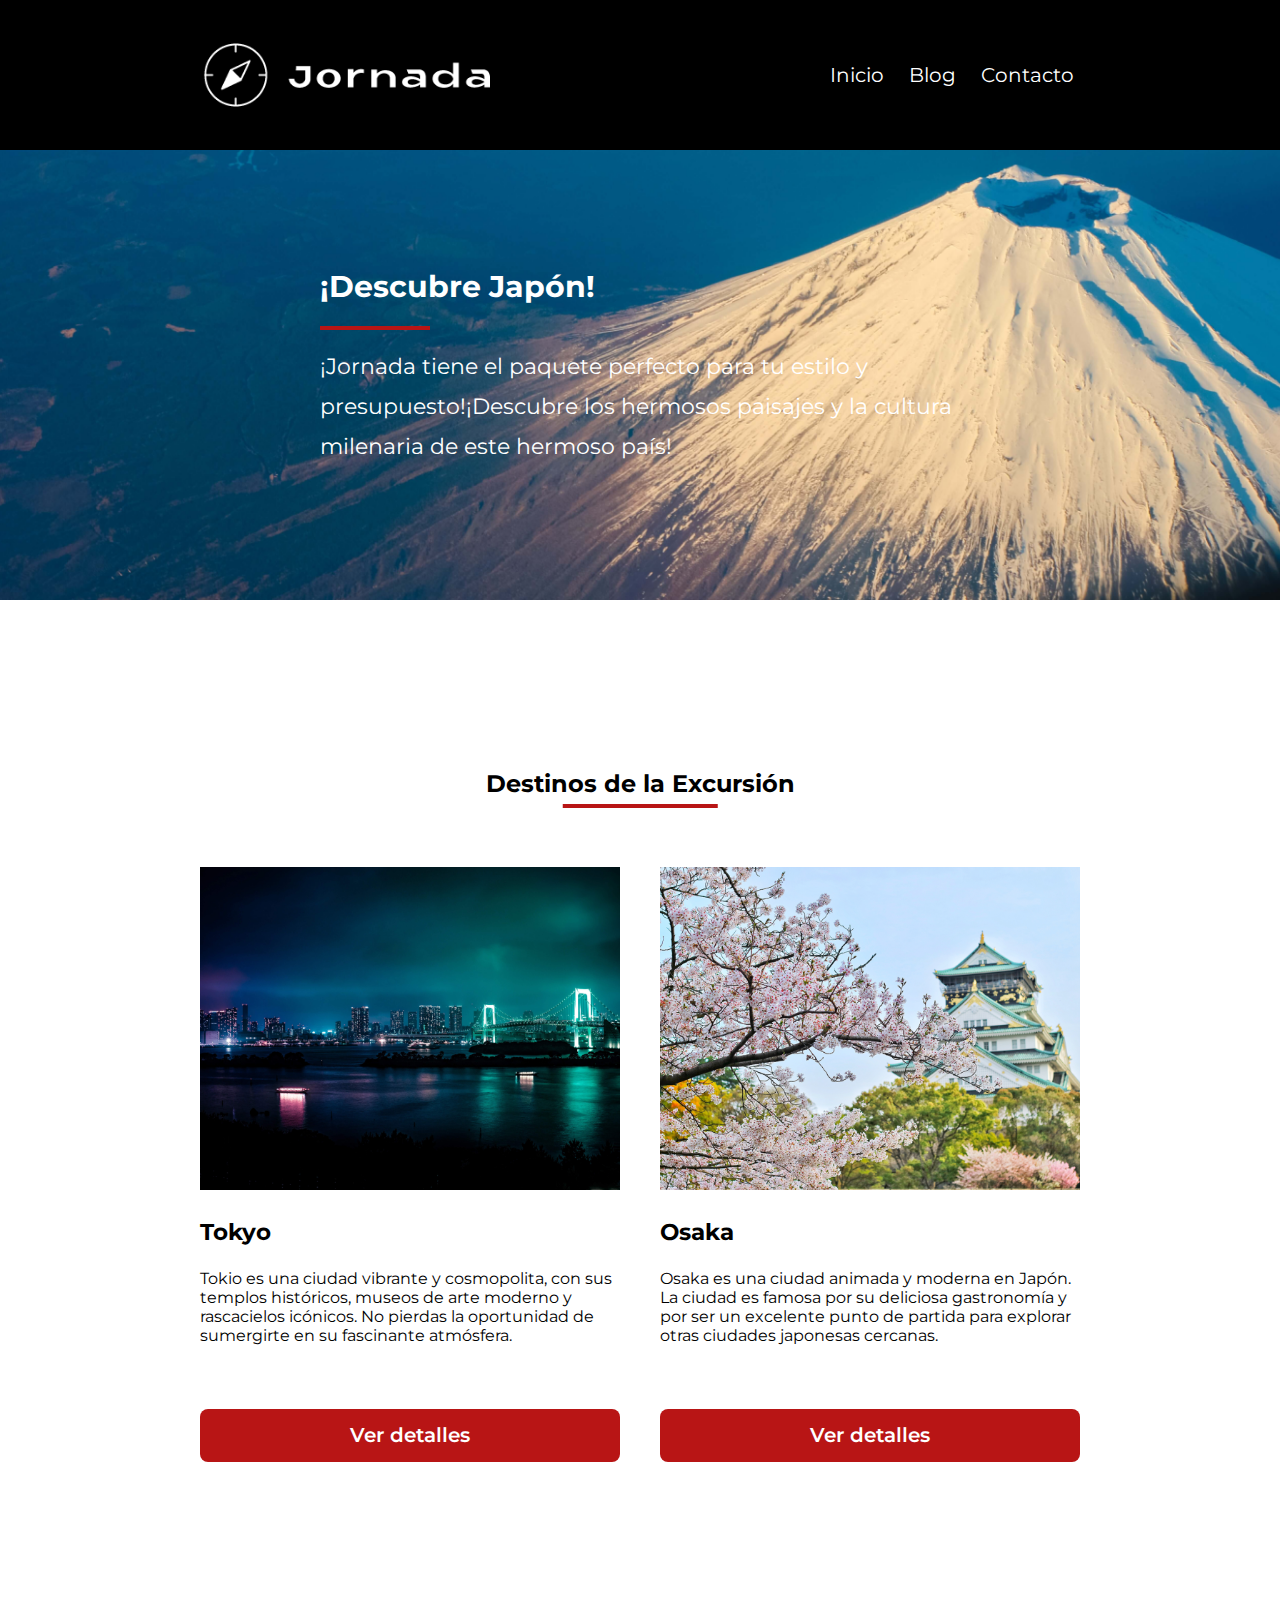
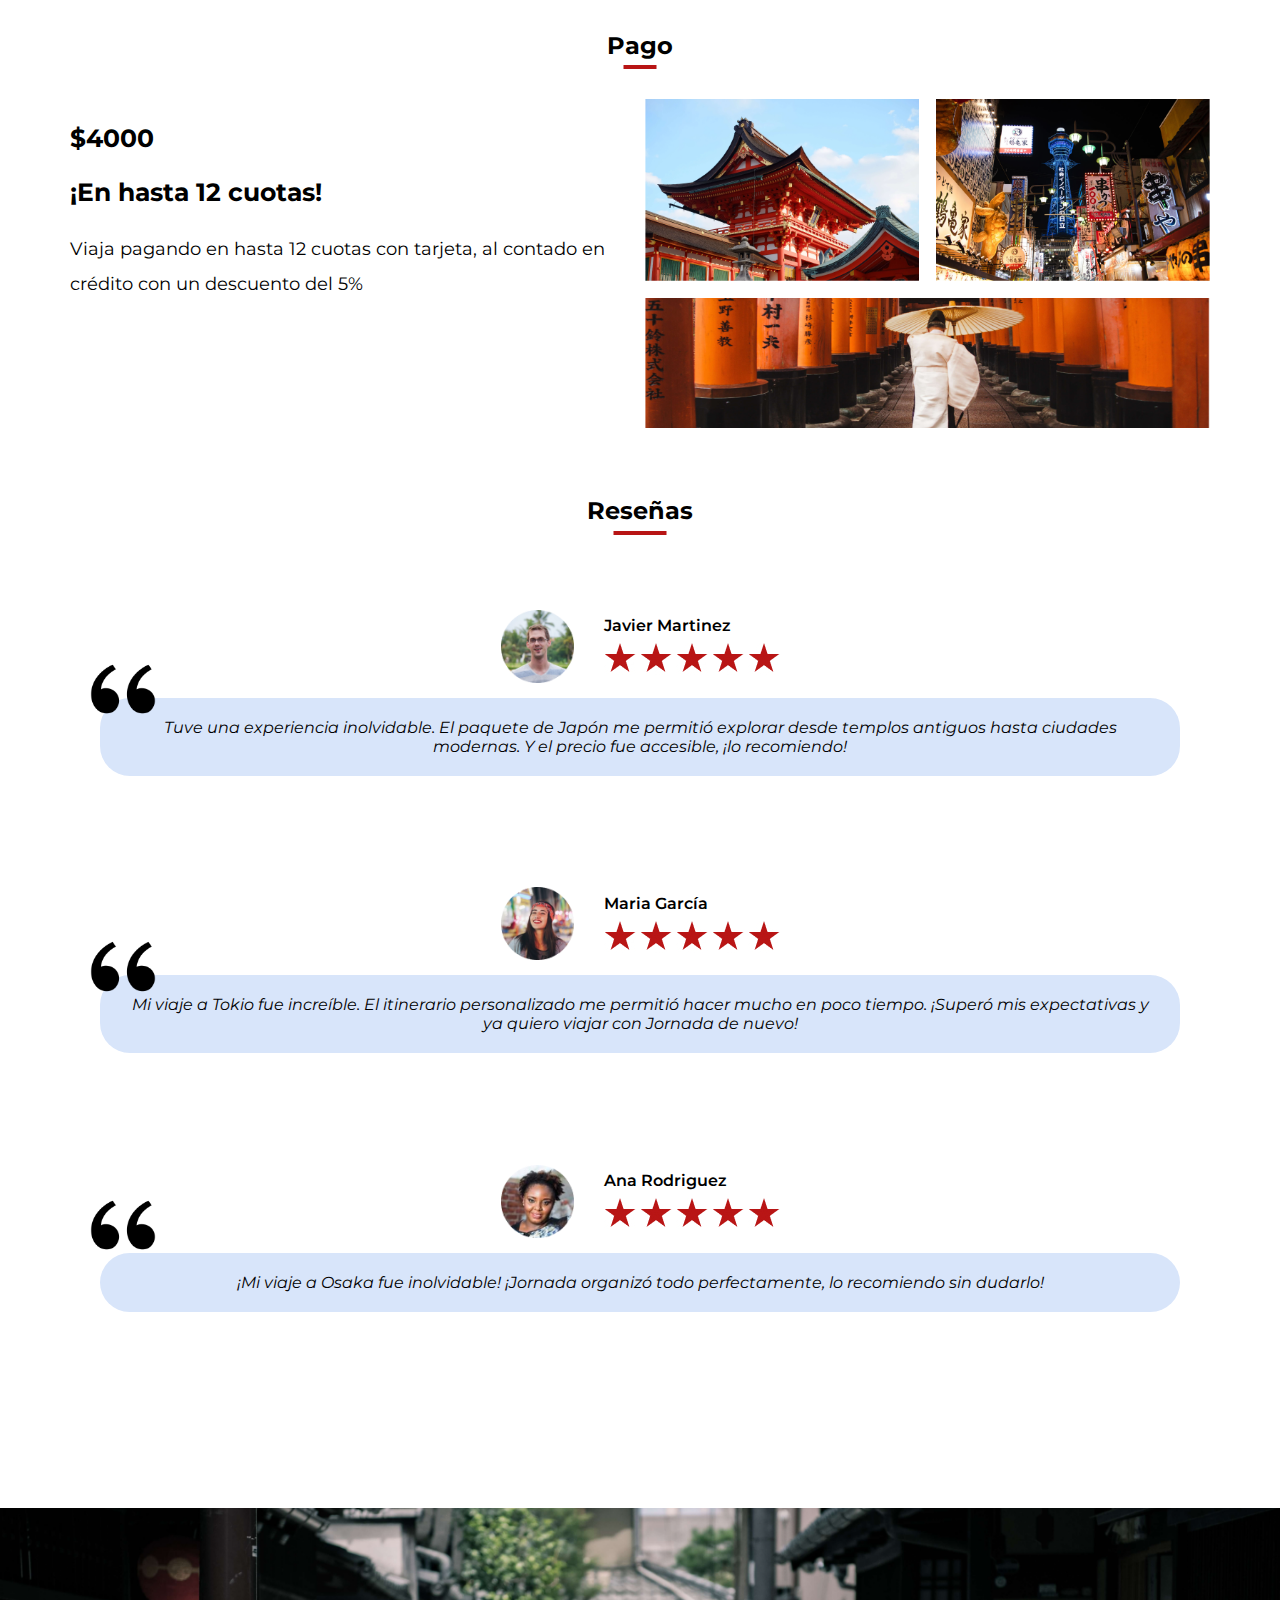
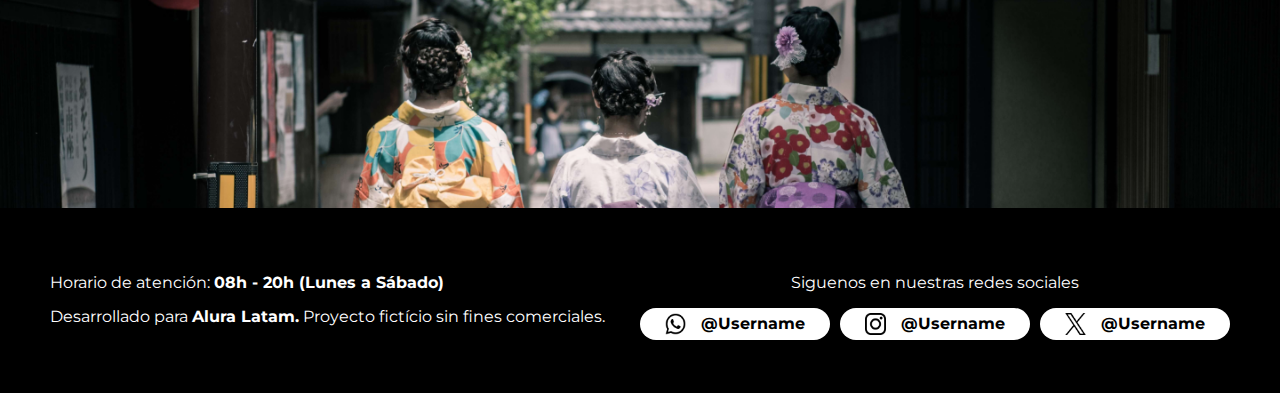
<file: paquetesviaje.html>
<!DOCTYPE html>
<html lang="es">
  <head>
    <meta charset="UTF-8" />
    <meta name="viewport" content="width=device-width, initial-scale=1.0" />
    <link rel="stylesheet" href="css/global.css" />
    <link rel="stylesheet" href="css/normalize.css" />
    <link rel="stylesheet" href="css/styles.css" />
    <meta name="viewport" content="width=device-width, initial-scale=1.0" />
    <link rel="preconnect" href="https://fonts.googleapis.com" />
    <link rel="preconnect" href="https://fonts.gstatic.com" crossorigin />
    <link
      href="https://fonts.googleapis.com/css2?family=Montserrat:ital,wght@0,100..900;1,100..900&display=swap"
      rel="stylesheet"
    />
    <link rel="shortcut icon" href="./img/icon.png" type="image/x-icon" />
    <title>Paquetes de Viaje - La Jornada</title>
  </head>
  <body>
    <header>
      <nav class="nav_content">
        <a href="index.html" class="logo-link" id="logo">
          <img
            src="./img/home/logo.png"
            alt="Logo de Proyecto Jornada"
            class="nav__logo"
        /></a>
        <div class="nav__display">
          <a class="a__link" href="index.html">Inicio</a>
          <a class="a__link" href="blog.html">Blog</a>
          <a class="a__link" href="contacto.html">Contacto</a>
        </div>
      </nav>
    </header>

    <main>
      <a class="go-up-button" id="buttonUp" onclick="clickToUp()"
        ><img src="./img/flecha.png" alt=""
      /></a>
      <section class="destinos-intro">
        <div class="banner destinos-header-banner"></div>
        <div class="destinos-texts">
          <h1 class="destinos__h1-title">¡Descubre Japón!</h1>
          <p class="destinos__p-info">
            ¡<span>Jornada</span> tiene el paquete perfecto para tu estilo y
            presupuesto!¡Descubre los hermosos paisajes y la cultura milenaria
            de este hermoso país!
          </p>
        </div>
      </section>

      <section class="destinos-lugares">
        <div class="titles-container">
          <h2 class="titles destinos__h2-title">Destinos de la Excursión</h2>
        </div>
        <div class="lugares-display">
          <div class="posts post-content">
            <img
              src="./img/destinos/Tokyo.png"
              alt="Ciudad de Tokyo"
              srcset=""
              class="posts-img"
            />
            <h3 class="posts-title">Tokyo</h3>
            <p class="posts-p">
              Tokio es una ciudad vibrante y cosmopolita, con sus templos
              históricos, museos de arte moderno y rascacielos icónicos. No
              pierdas la oportunidad de sumergirte en su fascinante atmósfera.
            </p>
            <a href="./" class="button posts-button">Ver detalles</a>
          </div>

          <div class="posts post-content">
            <img
              src="./img/destinos/Osaka.png"
              alt="Un templo de Osaka"
              srcset=""
              class="posts-img"
            />
            <h3 class="posts-title">Osaka</h3>
            <p class="posts-p">
              Osaka es una ciudad animada y moderna en Japón. La ciudad es
              famosa por su deliciosa gastronomía y por ser un excelente punto
              de partida para explorar otras ciudades japonesas cercanas.
            </p>
            <a href="./" class="button posts-button">Ver detalles</a>
          </div>
        </div>
      </section>

      <section class="destinos-pago">
        <div class="titles-container">
          <h2 class="titles pago__h2-title">Pago</h2>
        </div>

        <div class="pago__display">
          <div class="pago__texts">
            <h3 class="pago__texts-title">$4000</h3>
            <h3 class="pago__texts-title">¡En hasta 12 cuotas!</h3>
            <p class="pago__texts-p">
              Viaja pagando en hasta 12 cuotas con tarjeta, al contado en
              crédito con un descuento del 5%
            </p>
          </div>

          <img
            src="./img/destinos/Lugares Japon.png"
            alt="Destinos turisticos de Japón"
            srcset=""
            class="pago-img"
          />
        </div>
      </section>

      <section class="destinos-rates">
        <div class="titles-container">
          <h2 class="titles rate__h2-title">Reseñas</h2>
        </div>

        <div class="opiniones__display">
          <div class="opiniones__cards">
            <img
              src="./img/comillas.png"
              alt=""
              srcset=""
              class="opiniones-icon"
            />
            <p class="opiniones__text">
              Tuve una experiencia inolvidable. El paquete de Japón me permitió
              explorar desde templos antiguos hasta ciudades modernas. Y el
              precio fue accesible, ¡lo recomiendo!
            </p>
            <div class="opiniones-group">
              <img
                src="./img/destinos/Avatar Julio.png"
                alt="Foto de un chico"
                srcset=""
                class="opiniones__avatar"
              />
              <div class="opiniones-group-texts">
                <p class="opiniones__span-name">Javier Martinez</p>
                <img
                  src="./img/home/estrellas.png"
                  alt="Puntuación"
                  srcset=""
                  class="opiniones__img-rate"
                />
              </div>
            </div>
          </div>

          <div class="opiniones__cards">
            <img
              src="./img/comillas.png"
              alt=""
              srcset=""
              class="opiniones-icon"
            />
            <p class="opiniones__text">
              Mi viaje a Tokio fue increíble. El itinerario personalizado me
              permitió hacer mucho en poco tiempo. ¡Superó mis expectativas y ya
              quiero viajar con Jornada de nuevo!
            </p>
            <div class="opiniones-group">
              <img
                src="./img/destinos/Avatar Lucia.png"
                alt="Foto de un chico"
                srcset=""
                class="opiniones__avatar"
              />
              <div class="opiniones-group-texts">
                <p class="opiniones__span-name">Maria García</p>
                <img
                  src="./img/home/estrellas.png"
                  alt="Puntuación"
                  srcset=""
                  class="opiniones__img-rate"
                />
              </div>
            </div>
          </div>

          <div class="opiniones__cards">
            <img
              src="./img/comillas.png"
              alt=""
              srcset=""
              class="opiniones-icon"
            />
            <p class="opiniones__text">
              ¡Mi viaje a Osaka fue inolvidable! ¡Jornada organizó todo
              perfectamente, lo recomiendo sin dudarlo!
            </p>
            <div class="opiniones-group">
              <img
                src="./img/destinos/Avatar Olga.png"
                alt="Foto de un chico"
                srcset=""
                class="opiniones__avatar"
              />
              <div class="opiniones-group-texts">
                <p class="opiniones__span-name">Ana Rodriguez</p>
                <img
                  src="./img/home/estrellas.png"
                  alt="Puntuación"
                  srcset=""
                  class="opiniones__img-rate"
                />
              </div>
            </div>
          </div>
        </div>
      </section>

      <div class="banner destinos-footer-banner"></div>
    </main>

    <footer>
      <div class="footer-info">
        <div class="info-p-group">
          <p class="footer__info-p">
            Horario de atención:
            <span class="info-text">08h - 20h (Lunes a Sábado)</span>
          </p>
          <p class="footer__info-p">
            Desarrollado para
            <span class="info-text">Alura Latam.</span> Proyecto fictício sin
            fines comerciales.
          </p>
        </div>

        <div class="footer-social">
          <p class="footer__social-text">Siguenos en nuestras redes sociales</p>
          <div class="footer__social-display">
            <div class="social-content">
              <div class="content-display">
                <a href="" class="footer__a">
                  <span class="social-span">@Username</span>
                  <img
                    src="./img/home/whatsapp.png"
                    alt="Whatsapp logo"
                    srcset=""
                    class="social-icon"
                  />
                </a>
              </div>
            </div>
            <div class="social-content">
              <a href="" class="footer__a">
                <span class="social-span">@Username</span>
                <img
                  src="./img/home/instagram.png"
                  alt="Instagram logo"
                  srcset=""
                  class="social-icon"
                />
              </a>
            </div>
            <div class="social-content">
              <a href="" class="footer__a">
                <span class="social-span">@Username</span>
                <img
                  src="./img/home/twitter.png"
                  alt="Twitter logo"
                  srcset=""
                  class="social-icon"
                />
              </a>
            </div>
          </div>
        </div>
      </div>
    </footer>
    <script src="./index.js"></script>
  </body>
</html>
</file>
<file: css/global.css>
:root {
  /* Colores */
  --red-primary: #8f0101;
  --red-second: #b81515;
  --black: #000000;
  --gray-primary: #222222;
  --gray-second: #8c8c8c;
  --gray-third: #d9d9d9;
  --gray-fourth: #f5f5f5;
  --white: #ffffff;
}

* {
  font-family: "Montserrat", system-ui, -apple-system, BlinkMacSystemFont,
    "Segoe UI", Roboto, Oxygen, Ubuntu, Cantarell, "Open Sans", "Helvetica Neue",
    sans-serif;
}

a {
  text-decoration: none;
}

h1,
h2,
h3 {
  font-weight: bold;
}

img {
  max-width: 100%;
}

html {
  font-size: 62.5%;
  box-sizing: border-box;
  scroll-behavior: smooth;
}
*,
*:before,
*:after {
  box-sizing: inherit;
}

body {
  width: auto;
  height: auto;
  font-size: 16px;
}

::-webkit-scrollbar {
  display: none;
}

/* BOTONES */
.button {
  background-color: var(--red-second);
  display: inline-block;
  padding: 1.5rem 5rem;
  color: var(--white);
  border-radius: 0.8rem;
  font-weight: 600;
}
.button:hover {
  transition: 0.2s;
  background-color: rgb(80, 0, 0);
}
/* BANNERS */
.banner {
  height: 60rem;
  background-position-x: center;
  background-size: cover;
  background-repeat: no-repeat;
}

/* TITULOS */
.titles-container {
  text-align: center;
}

.titles {
  display: inline-block;
  position: relative;
}

.titles::after {
  content: "";
  display: block;
  width: 50%;
  height: 0.4rem;
  background: var(--red-second);
  position: absolute;
  left: 50%;
  transform: translateX(-50%);
  bottom: -1rem;
}

/* NAV BAR*/

nav {
  padding: 3.7rem;
  width: 100%;
  position: absolute;
  height: 15rem;
  display: flex;
  justify-content: space-around;
  background-color: var(--black);
}

nav img {
  width: 100%;
  height: 100%;
}

nav a {
  color: var(--white);
}

.nav__display {
  margin-top: auto;
  margin-bottom: auto;
  font-size: 2rem;
}

.nav__display a {
  margin: 1rem;
}

.nav__display a:hover {
  color: var(--red-primary);
  transition: 0.2s;
  text-decoration: underline;
}

/* BOTON GO UP*/

.go-up-button {
  position: fixed;
  opacity: 0;
  bottom: 20rem;
  right: 10rem;
  width: 3%;
  cursor: pointer;
  transition: all 0.5s;
}

/* FOOTER */
footer {
  background-color: var(--black);
  color: var(--white);
  display: flex;
  justify-content: center;
}

.footer-info {
  display: grid;
  grid-template-columns: repeat(auto-fit, minmax(1rem, 1fr));
  padding: 5rem;
}

.info-text {
  font-weight: 700;
}

.footer__social-display {
  display: grid;
  grid-template-columns: repeat(3, 1fr);
  gap: 5rem;
}

.social-content {
  background-color: var(--white);
  padding: 0.5rem;
  border-radius: 2rem;
  width: fit-content;
}

.social-content:hover {
  box-shadow: 1px 1px 10px var(--white);
  transition: 0.3s;
}

.social-icon {
  max-width: 10%;
  margin-left: auto;
}

.footer__a {
  display: flex;
  flex-direction: row-reverse;
  gap: 1rem;
}
.footer-info {
  margin: auto;
}

.footer__social-text {
  text-align: center;
}

.social-span {
  margin: auto auto auto 0.5rem;
  font-weight: 700;
  color: var(--black);
}
/* CARDS OPINIONES */
.opiniones__display {
  display: grid;
  grid-template-columns: repeat(3, 1fr);
  gap: 3rem;
}

.opiniones-group {
  display: flex;
}

.opiniones-icon {
  width: 10%;
  position: relative;
  bottom: -3rem;
  left: -2rem;
}

.opiniones__avatar {
  width: 18%;
  margin: 0 2rem;
}

.opiniones__text {
  margin: 0 0 1rem 0;
  text-align: center;
  font-style: italic;
  background-color: rgb(216, 229, 250);
  padding: 2rem;
  height: 12rem;
  border-radius: 3rem 3rem 3rem 0;
  line-height: normal;
}

.opiniones__span-name {
  font-size: 1.6rem;
  font-weight: 600;
}

/* CARDS POSTEOS*/
.posts {
  width: 100%;
}

.posts-p {
  width: 35rem;
  height: 10rem;
  line-height: 2rem;
}

.post-content a {
  display: grid;
  place-items: center;
  margin: 0;
}

/* // CELLPHONES // */
@media (width <= 480px) {
  /* HEADER */
  nav {
    display: flex;
    flex-direction: column;
    gap: 1rem;
    height: fit-content;
  }
  nav img {
    width: 60%;
    display: flex;
    margin: auto;
  }
  .nav__display {
    display: grid;
    grid-template-rows: repeat(3, 1fr);
    place-items: center;
    margin: 0;
    text-align: center;
  }
  .nav__display a {
    background-color: var(--gray-primary);
    padding: 1rem;
    border-radius: 1rem;
    width: 50vw;
  }

  .banner {
    height: 60rem;
  }

  .go-up-button {
    display: none;
  }

  /* FOOTER */

  .footer-info {
    display: flex;
    flex-direction: column;
    gap: 1rem;
    padding: 2rem;
    width: 100%;
    text-align: center;
  }

  .footer__social-display {
    display: flex;
    flex-direction: column;
    width: 60%;
    padding: 0 2rem;
    margin: auto;
    gap: 2rem;
  }
  .footer__a {
    padding: 0.5rem;
    gap: 2.5rem;
  }
  .social-content {
    padding: 0;
  }
  .social-icon {
    margin-left: auto;
    max-width: 12%;
  }
  .social-span {
    margin-right: auto;
  }

  /* OPINIONES */

  .opiniones__avatar {
    width: 20%;
    margin: 0;
  }
  .opiniones-icon {
    bottom: 17.5rem;
    left: -1rem;
    width: 12%;
  }
  .opiniones__display {
    display: flex;
    flex-direction: column;
    padding: 5rem;
    gap: 0;
  }
  .opiniones__cards {
    display: flex;
    flex-direction: column-reverse;
  }
  .opiniones-group-texts {
    display: flex;
    flex-direction: column;
    justify-content: space-evenly;
    gap: 0;
  }
  .opiniones__span-name {
    margin: 0;
  }
  .opiniones-group {
    display: flex;
    justify-content: center;
    gap: 3rem;
    margin: 1.5rem auto;
  }
  .opiniones__text {
    height: fit-content;
    border-radius: 3rem;
  }
}

@media (481px <= width <= 1024px) {
  nav {
    display: flex;
    flex-direction: column;
    gap: 1rem;
    height: fit-content;
  }
  nav img {
    width: auto;
    display: flex;
    margin: auto;
  }
  .nav__display {
    display: grid;
    grid-template-rows: repeat(3, 1fr);
    place-items: center;
    margin: 0;
    text-align: center;
  }
  .nav__display a {
    background-color: var(--gray-primary);
    padding: 1rem;
    border-radius: 1rem;
    width: 100%;
  }

  .banner {
    height: 60rem;
  }

  .go-up-button {
    display: none;
  }
  footer {
    height: auto;
  }
  .footer-info {
    display: grid;
    grid-template-columns: repeat(auto-fit, minmax(25rem, 1fr));
    padding: 2rem;
  }
  .info-p-group {
    margin: auto;
  }
  .footer__social-display {
    display: flex;
    flex-direction: column;
    padding: 0 2rem;
    margin: auto;
    gap: 2rem;
  }

  .opiniones__avatar {
    width: 20%;
    margin: 0;
  }
  .opiniones-icon {
    bottom: 14rem;
    left: -2rem;
    max-width: 8%;
  }
  .opiniones__display {
    display: flex;
    flex-direction: column;
    padding: 5rem;
    gap: 0;
  }
  .opiniones__cards {
    display: flex;
    flex-direction: column-reverse;
  }
  .opiniones-group-texts {
    display: flex;
    flex-direction: column;
    justify-content: space-evenly;
    gap: 0;
  }
  .opiniones__span-name {
    margin: 0;
  }
  .opiniones-group {
    display: flex;
    justify-content: center;
    gap: 3rem;
    margin: 1.5rem auto;
  }
  .opiniones__text {
    height: fit-content;
    border-radius: 3rem;
  }
}

@media (1025px <= width <= 1500px) {
  nav img {
    width: auto;
    display: flex;
    margin: auto;
  }
  .banner {
    height: 60rem;
  }

  .go-up-button {
    display: none;
  }
  .social-icon {
    max-width: 12%;
  }
  .footer__social-display {
    gap: 1rem;
  }
  .opiniones__avatar {
    width: 20%;
    margin: 0;
  }
  .opiniones-icon {
    bottom: 14rem;
    left: -2rem;
    max-width: 8%;
  }
  .opiniones__display {
    display: flex;
    flex-direction: column;
    padding: 5rem;
    gap: 0;
  }
  .opiniones__cards {
    display: flex;
    flex-direction: column-reverse;
  }
  .opiniones-group-texts {
    display: flex;
    flex-direction: column;
    justify-content: space-evenly;
    gap: 0;
  }
  .opiniones__span-name {
    margin: 0;
  }
  .opiniones-group {
    display: flex;
    justify-content: center;
    gap: 3rem;
    margin: 1.5rem auto;
  }
  .opiniones__text {
    height: fit-content;
    border-radius: 3rem;
  }
}
</file>
<file: css/styles.css>
/* - - H O M E - - */

/* SECTION INTRO */
.home-header-banner {
  background: url(../img/home/Banner.png);
  background-size: cover;
  background-repeat: no-repeat;
  height: 80rem;
}

.main__home-intro .section__intro-p {
  padding: 11.2rem 36rem;
  font-size: 2.5rem;
  text-align: center;
  line-height: 6rem;
  font-weight: 300;
}

/* SECTION OFERTAS */
.main__home-ofertas {
  margin: 12rem 36rem;
}

.ofertas-cards {
  margin: 10rem 0;
  display: grid;
  grid-template-columns: repeat(2, 1fr);
  place-items: center;
  gap: 2.5rem;
}

.card-bg {
  width: 58rem;
  height: 30rem;
  border-radius: 4rem;
}

.card-bg.first {
  background: url(../img/home/tokyo.png);
  background-repeat: no-repeat;
  background-size: cover;
}

.card-bg.second {
  background: url(../img/home/san-andreas.png);
  background-repeat: no-repeat;
  background-size: cover;
}

.card-content-bg {
  background: rgba(0, 0, 0, 0.5);
  width: 58rem;
  height: 30rem;
  border-radius: 4rem;
}

.card-content {
  color: white;
  display: flex;
  flex-direction: column;
  text-align: center;
  padding: 4rem;
}

.card-texts {
  margin: 0;
}

.card-texts.first {
  font-size: 2rem;
  font-weight: 320;
  text-transform: uppercase;
  letter-spacing: 3px;
}

.card-texts.second {
  font-size: 4.8rem;
  font-weight: 700;
  margin-top: 0.8rem;
}

.card-texts.price {
  font-size: 3.5rem;
  font-weight: 500;
  margin-top: 2.4rem;
}

.card-texts.details {
  margin: 2.4rem auto;
  width: 50%;
}
/* SECTION CATEGORIAS */

.main__home-categorias {
  margin: 12rem 0;
}

.categorias__display {
  margin: 5rem 30rem;
  display: grid;
  gap: 5rem;
  grid-template-columns: repeat(4, 1fr);
}

.categorias__cards img {
  height: 8rem;
  width: 8rem;
  margin: 2rem auto;
}

.categorias__cards {
  display: flex;
  justify-content: center;
  flex-direction: column;
  margin: auto;
  background-color: #e3e3e3;
  border-radius: 1rem;
  height: 20rem;
  width: 20rem;
}

.categorias__cards-text {
  text-align: center;
  font-weight: 700;
  font-size: 2rem;
}

/* SECTION DESTINOS POPULARES */

.main__home-destinos {
  margin: 11.2rem 0;
}

.destinos__cards-display {
  margin: 5rem 36rem;
  display: grid;
  place-items: center;
  gap: 10rem;
  grid-template-columns: repeat(2, 1fr);
}

.texts-bg.first {
  background: url(../img/home/tokyo.png);
  background-size: contain;
  background-repeat: no-repeat;
}

.texts-bg.second {
  background: url(../img/home/osaka.png);
  background-size: contain;
  background-repeat: no-repeat;
}

.texts-bg {
  box-shadow: 1px 1px 10px var(--black);
  width: 45rem;
  border-radius: 5rem;
}

.destinos-texts-bg {
  border-radius: 0 0 5rem 5rem;
  height: 26rem;
  background-color: var(--white);
  margin-top: 30rem;
}

.destinos-content {
  padding: 1.4rem;
}

.destinos__cards-title {
  font-size: 2.5rem;
  margin: 1rem 0 0 0;
}

.destinos__cards-p {
  line-height: normal;
}

.destinos__cards-button {
  display: grid;
  margin: auto;
  width: 50%;
  place-items: center;
  margin-top: 3rem;
}

/* SECTION CONDICIONES DE PAGO */

.condiciones__display {
  display: grid;
  gap: 5rem;
  grid-template-columns: repeat(2, 1fr);
  margin: 6.4rem 20rem;
}

.condiciones__group-photos {
  display: grid;
  grid-template-columns: repeat(2, 1fr);
  width: 100rem;
  gap: 1.5rem;
}

.photo-third {
  margin-top: 0.5rem;
}

.condiciones__texts {
  text-wrap: wrap;
}

.condiciones__texts-title {
  font-size: 3rem;
}

.condiciones__texts-p {
  font-size: 2rem;
  line-height: 3.5rem;
}

/* SECTION OPINIONES */

.main__home-opiniones {
  margin: 6.4rem 20rem 15rem 20rem;
}

/* FOOTER BANNER */
.home-footer-banner {
  background: url(../img/home/Footer.png);
  background-size: cover;
  background-repeat: no-repeat;
}

/* - - BLOG - - */

.banner.blog-header-banner {
  background: url(../img/blog/Banner\ Blog.png);
  background-size: cover;
  height: 80rem;
  background-repeat: no-repeat;
}

/* SECTION BLOG PLACES */

.blog-banner {
  width: 100%;
  height: 75rem;
}

.intro-texts {
  position: absolute;
  top: 27rem;
  left: 20rem;
  color: var(--white);
}

.intro-h1 {
  display: inline-block;
  position: relative;
  white-space: nowrap;
  font-size: 4.8rem;
}

.intro-h1::after {
  content: "";
  display: block;
  width: 40%;
  height: 0.4rem;
  background: var(--red-second);
  position: absolute;
  bottom: -2rem;
}

.intro-p {
  font-size: 2.5rem;
  font-weight: 200;
  line-height: 4rem;
  width: 30%;
}

/* SECTION BLOG PLACES */

.blog-places {
  margin: 11.2rem 34rem;
}

.places-titles {
  font-size: 2.8rem;
  display: inline-block;
  margin: 0;
}

.places {
  margin: 6.4rem 0;
}

.article-content {
  display: grid;
  grid-template-columns: repeat(2, 1fr);
  gap: 2rem;
}

.places-p {
  line-height: 3rem;
  font-size: 2rem;
}

figure {
  margin: 0;
}

.article__figure-img img {
  width: 120rem;
  height: 30rem;
}

.places-span {
  font-weight: 600;
}

/* SECTION BLOG POSTS */

.posts-display {
  margin: 12rem 36rem;
  display: grid;
  grid-template-columns: repeat(3, 1fr);
  place-items: center;
  gap: 5rem;
}
.posts-button {
  width: 100%;
}

.post-content .posts-p {
  height: 15rem;
}

/* - - PAQUETE DE VIAJE - - */

/* SECTION INTRO */

.banner.destinos-header-banner {
  background: url(../img/destinos/Banner\ Destinos\ Japon.png);
  background-repeat: no-repeat;
  background-size: cover;
  height: 80rem;
}

.destinos-intro .destinos-header {
  width: 100%;
  height: 75rem;
}

.destinos-intro .destinos-texts {
  position: absolute;
  top: 27rem;
  left: 20rem;
  color: var(--white);
}

.destinos-intro .destinos__h1-title {
  display: inline-block;
  position: relative;
  white-space: nowrap;
  font-size: 4.8rem;
}

.destinos-intro .destinos__h1-title::after {
  content: "";
  display: block;
  width: 40%;
  height: 0.4rem;
  background: var(--red-second);
  position: absolute;
  bottom: -2.5rem;
}

.destinos-intro .destinos__p-info {
  font-size: 2.5rem;
  font-weight: 200;
  line-height: 4rem;
  width: 50%;
}

/* SECTION DESTINOS */

.destinos-lugares {
  margin: 10.5rem 36rem;
}

.lugares-display {
  display: flex;
  margin: 6.4rem 10.4rem;
  gap: 5rem;
  justify-content: space-evenly;
  font-size: 2rem;
}

.destinos-lugares .posts-p {
  width: fit-content;
  height: 15rem;
  line-height: normal;
}

.destinos-lugares .posts-button {
  width: 100%;
}

/* SECTION PAGOS */

.pago__display {
  display: grid;
  gap: 5rem;
  grid-template-columns: repeat(2, 1fr);
  margin: 6.4rem 20rem;
}

.pago__texts {
  text-wrap: wrap;
}

.pago__texts-title {
  font-size: 3rem;
}

.pago__texts-p {
  font-size: 2rem;
  line-height: 3.5rem;
}

/* SECTION RESEÑAS */

.destinos-rates {
  margin: 6.4rem 20rem 15rem 20rem;
}

.destinos-footer-banner {
  background: url(../img/destinos/personas.png);
  background-repeat: no-repeat;
  background-size: cover;
  height: 60rem;
}
/* - - CONTACTO - - */

/* SECTION INTRO*/

.banner.contacto-header-banner {
  background: url(../img/contacto/Banner\ Contacto.png);
  background-repeat: no-repeat;
  background-size: cover;
  height: 80rem;
}
.contacto-intro .intro-p {
  width: 70%;
}

/* SECTION FORM*/

.contacto-section {
  margin: 12rem 36rem;
}

.form__text-content {
  margin: 5.5rem 0;
}

.form__p-info {
  font-size: 3rem;
  text-align: center;
  font-weight: 300;
  line-height: 4rem;
}

.data-display {
  display: grid;
  grid-template-columns: repeat(2, 1fr);
  column-gap: 5rem;
  row-gap: 2rem;
}

.asunto-display {
  display: grid;
  gap: 2rem;
  margin: 2rem 0;
}

.form-input {
  width: 100%;
  border: none;
  background: rgba(255, 153, 0, 0.3);
  outline: none;
  padding: 2rem;
  margin: 0.5rem 0;
  border-radius: 2rem;
  font-weight: 500;
  transition: 0.3s;
}

.form-input:hover {
  background: rgba(215, 131, 5, 0.501);
}

.input-groups label {
  margin: 0 0 0 1rem;
  font-weight: 600;
  font-size: 1.8rem;
}

.input-groups textarea {
  resize: none;
  width: 100%;
  min-width: 15rem;
}

.form-button {
  position: absolute;
  left: 50%;
  transform: translate(-50%);
  border: none;
  width: 20%;
  cursor: pointer;
}

.banner.contacto-footer-banner {
  background: url(../img/contacto/Footer.png);
  background-repeat: no-repeat;
  background-size: cover;
  height: 50rem;
}

/* MEDIA QUERIES */

/* // CELLPHONES // */
/*  */
@media (width <= 480px) {
  /*  */
  /*  */
  /* HOME PAGE */
  /*  */
  /* Queries INTRO */
  .main__home-intro .section__intro-p {
    font-size: 2rem;
    margin: 5rem 5rem;
    padding: 0;
  }

  /* Queries OFERTAS */
  .main__home-ofertas {
    margin: auto;
    width: fit-content;
  }
  .ofertas-cards {
    margin: 2rem 0;
    display: flex;
    flex-direction: column;
  }
  .card-bg,
  .card-content-bg {
    width: 40rem;
    height: 30rem;
  }

  /* Queries CATEGORIAS */
  .categorias__display {
    display: grid;
    grid-template-columns: repeat(1, 1fr);
    margin: 2rem auto;
  }

  /* Queries DESTINOS */
  .main__home-destinos {
    margin: 2rem auto;
  }
  .destinos__cards-display {
    display: flex;
    flex-direction: column;
    gap: 5rem;
    margin: 2rem auto;
  }
  .texts-bg {
    width: 35rem;
  }
  .destinos-content {
    text-align: center;
    padding: 0rem 2rem;
    font-size: 1.5rem;
  }
  .destinos__cards-button {
    width: 80%;
  }

  /* Queries CONDICIONES */
  .main__home-condiciones {
    margin: 10rem auto;
  }
  .condiciones__display {
    margin: 2rem auto;
    display: flex;
    flex-direction: column;
    justify-content: center;
    gap: 1rem;
  }
  .condiciones__texts-button {
    display: grid;
    place-items: center;
    margin: auto;
    width: 60%;
  }
  .condiciones__texts {
    padding: 5rem;
  }
  .condiciones__texts-title {
    font-size: 2rem;
  }
  .condiciones__texts-p {
    font-size: 1.6rem;
  }
  .condiciones__group-photos,
  .photo-third {
    display: flex;
    flex-direction: column;
    width: 100%;
    padding: 2rem;
  }
  .photo-third {
    margin: 0;
    padding: 0 2rem;
    height: 100%;
  }

  /* Queries OPINIONES */
  .main__home-opiniones {
    margin: 2rem 0;
  }

  /* Queries FOOTER-BANNER */
  .home-footer-banner {
    height: 30rem;
  }
  /*  */
  /*  */
  /* BLOG PAGE */
  /*  */
  /* Queries INTRO */
  .banner.blog-header-banner {
    display: block;
    height: 80rem;
    background-position-x: center;
    margin-bottom: 15rem;
  }
  .intro-texts {
    left: 50%;
    transform: translateX(-50%);
    top: 40rem;
  }
  .intro-h1 {
    font-size: 3rem;
  }
  .intro-p {
    width: 100%;
    font-size: 2.2rem;
    font-weight: 400;
  }

  /* Queries PLACES */
  .blog-places {
    margin: 2rem 0;
    padding: 2rem;
  }
  .article-content {
    display: flex;
    flex-direction: column;
  }
  .article__figure-img img {
    width: 100%;
    height: 100%;
  }
  .places-p {
    font-size: 1.6rem;
  }
  .places-titles {
    font-size: 2rem;
  }

  /* Queries POSTS */
  .blog--posts-title {
    text-wrap: wrap;
    white-space: wrap;
  }
  .posts-display {
    margin: 0;
    padding: 5rem;
    display: grid;
    grid-template-columns: repeat(1, 1fr);
    gap: 2rem;
  }
  .posts-p {
    width: 100%;
  }

  /*  */
  /*  */
  /* PAQUETES DE VIAJES PAGE */
  /*  */
  .banner.destinos-header-banner {
    height: 80rem;
    background-position-x: 45%;
    margin-bottom: 15rem;
  }
  .destinos-intro .destinos-texts {
    left: 50%;
    transform: translateX(-50%);
    top: 37rem;
  }
  .destinos-intro .destinos__h1-title {
    font-size: 3rem;
  }
  .destinos-intro .destinos__p-info {
    width: 100%;
    font-weight: 400;
    font-size: 2.2rem;
  }

  /* Queries DESTINOS */
  .destinos-lugares {
    margin: 0;
  }
  .lugares-display {
    display: grid;
    margin: 5rem;
    gap: 4rem;
    grid-template-columns: repeat(1, 1fr);
  }
  .destinos-lugares .posts-p {
    height: fit-content;
    margin: 2rem 0;
    font-size: 2rem;
  }

  /* Queries PAGOS */
  .pago__display {
    display: grid;
    grid-template-columns: repeat(1, 1fr);
    margin: 2rem;
    gap: 1rem;
  }

  /* Queries RATES */
  .destinos-rates {
    margin: 10rem 0;
  }

  /* Queries BANNER FOOTER */
  .destinos-footer-banner {
    height: 30rem;
    background-position-x: center;
  }

  /*  */
  /*  */
  /* CONTACTO PAGE */
  /*  */
  /* Queries HEADER */
  .banner.contacto-header-banner {
    height: 80rem;
    background-position-x: center;
  }

  .contacto-intro .intro-texts {
    top: 42rem;
    left: 50%;
    transform: translateX(-50%);
  }
  .contacto-intro .intro-p {
    width: 100%;
  }

  /* Queries FORM */
  .contacto-section {
    margin: 10rem 2rem;
  }
  .form__p-info {
    margin: 4rem;
    font-size: 2rem;
    font-weight: 400;
  }
  .data-display {
    display: grid;
    grid-template-columns: repeat(1, 1fr);
  }
  .form-button {
    width: 50%;
  }

  /* Queries FOOTER */
  .banner.contacto-footer-banner {
    height: 30rem;
  }
}

@media (481px <= width <= 1024px) {
  /*  */
  /*  */
  /* HOME PAGE */
  /*  */
  /* Queries INTRO */
  .main__home-intro .section__intro-p {
    font-size: 2rem;
    margin: 5rem 5rem;
    padding: 0;
  }
  .home-header-banner {
    height: 75rem;
    background-position-x: center;
  }

  /* Queries OFERTAS */
  .main__home-ofertas {
    margin: auto;
    width: auto;
  }
  .ofertas-cards {
    display: grid;
    grid-template-columns: repeat(auto-fit, minmax(40rem, 1fr));
    gap: 5rem;
  }
  .card-bg,
  .card-content-bg {
    width: 40rem;
    height: 30rem;
  }

  /* Queries CATEGORIAS */
  .categorias__display {
    display: grid;
    grid-template-columns: repeat(auto-fit, minmax(35rem, 1fr));
    gap: 2rem;
    row-gap: 5rem;
    margin: 5rem 0;
  }

  /* Queries DESTINOS */
  .main__home-destinos {
    margin: 2rem auto;
  }
  .destinos__cards-display {
    display: grid;
    grid-template-columns: repeat(auto-fit, minmax(40rem, 1fr));
    gap: 3rem;
    margin: 5rem 0;
  }
  .texts-bg {
    width: 35rem;
  }
  .destinos-content {
    text-align: center;
    padding: 0rem 2rem;
    font-size: 1.5rem;
  }
  .destinos__cards-button {
    width: 80%;
  }

  /* Queries CONDICIONES */
  .main__home-condiciones {
    margin: 10rem auto;
  }
  .condiciones__display {
    margin: 2rem auto;
    display: flex;
    flex-direction: column;
    justify-content: center;
    gap: 1rem;
  }
  .condiciones__texts-button {
    display: grid;
    place-items: center;
    margin: auto;
    width: 60%;
  }
  .condiciones__texts {
    padding: 5rem;
  }
  .condiciones__texts-title {
    font-size: 2rem;
  }
  .condiciones__texts-p {
    font-size: 1.6rem;
  }
  .condiciones__group-photos,
  .photo-third {
    display: grid;
    width: auto;
    margin: auto;
    padding: 2rem;
  }
  .photo-third {
    margin: auto;
    padding: 0 2rem;
    height: 100%;
  }

  /* Queries OPINIONES */
  .main__home-opiniones {
    margin: 2rem 0;
  }

  /* Queries FOOTER-BANNER */
  .home-footer-banner {
    height: 30rem;
  }
  /*  */
  /*  */
  /* BLOG PAGE */
  /*  */
  /* Queries INTRO */
  .banner.blog-header-banner {
    display: block;
    height: 80rem;
    background-position-x: center;
    margin-bottom: 15rem;
  }
  .intro-texts {
    left: 50%;
    transform: translateX(-50%);
    top: 45rem;
  }
  .intro-h1 {
    font-size: 3rem;
  }
  .intro-p {
    width: 100%;
    font-size: 2.2rem;
    font-weight: 400;
  }

  /* Queries PLACES */
  .blog-places {
    margin: 2rem 0;
    padding: 2rem;
  }
  .article-content {
    display: flex;
    flex-direction: column;
  }
  .article__figure-img img {
    width: 100%;
    height: 100%;
  }
  .places-p {
    font-size: 1.6rem;
  }
  .places-titles {
    font-size: 2rem;
  }

  /* Queries POSTS */
  .blog--posts-title {
    text-wrap: wrap;
    white-space: wrap;
  }
  .posts-display {
    margin: 0;
    width: 100%;
    padding: 5rem;
    display: grid;
    grid-template-columns: repeat(auto-fit, minmax(30rem, 1fr));
    gap: 4rem;
  }
  .blog-posts .posts-p {
    width: 100%;
    font-size: 1.6rem;
    height: 17rem;
  }
  .blog-posts .posts-img {
    width: 100%;
  }

  /*  */
  /*  */
  /* PAQUETES DE VIAJES PAGE */
  /*  */
  .banner.destinos-header-banner {
    height: 80rem;
    background-position-x: 45%;
    margin-bottom: 15rem;
  }
  .destinos-intro .destinos-texts {
    left: 50%;
    transform: translateX(-50%);
    top: 44rem;
  }
  .destinos-intro .destinos__h1-title {
    font-size: 3rem;
  }
  .destinos-intro .destinos__p-info {
    width: 100%;
    font-weight: 400;
    font-size: 2.2rem;
  }

  /* Queries DESTINOS */
  .destinos-lugares {
    margin: 0;
  }
  .lugares-display {
    display: grid;
    margin: 5rem;
    gap: 4rem;
    grid-template-columns: repeat(auto-fit, minmax(25rem, 1fr));
  }
  .destinos-lugares .posts-p {
    height: 12rem;
    margin: 2rem 0;
    font-size: 1.6rem;
  }
  .button.posts-button {
    width: 100%;
  }
  .lugares-display .posts-img {
    width: 100%;
  }

  /* Queries PAGOS */
  .pago__display {
    display: grid;
    grid-template-columns: repeat(auto-fit, minmax(45rem, 1fr));
    margin: 2rem;
    gap: 1rem;
  }
  .destinos-pago .pago__texts-title {
    font-size: 2.5rem;
  }
  .destinos-pago .pago__texts-p {
    font-size: 1.8rem;
  }
  .destinos-pago .pago-img {
    width: 100%;
  }

  /* Queries RATES */
  .destinos-rates {
    margin: 10rem 0;
  }

  /* Queries BANNER FOOTER */
  .destinos-footer-banner {
    height: 30rem;
    background-position-x: center;
  }

  /*  */
  /*  */
  /* CONTACTO PAGE */
  /*  */
  /* Queries HEADER */
  .banner.contacto-header-banner {
    height: 80rem;
    background-position-x: center;
  }

  .contacto-intro .intro-texts {
    top: 45rem;
    left: 50%;
    transform: translateX(-50%);
  }
  .contacto-intro .intro-p {
    width: 100%;
  }

  /* Queries FORM */
  .contacto-section {
    margin: 10rem 2rem;
  }
  .form__p-info {
    margin: 4rem;
    font-size: 2rem;
    font-weight: 400;
  }
  .data-display {
    display: grid;
    grid-template-columns: repeat(1, 1fr);
  }
  .form-button {
    width: 50%;
  }

  /* Queries FOOTER */
  .banner.contacto-footer-banner {
    height: 30rem;
  }
}

@media (1025px <= width <= 1200px) {
  /*  */
  /*  */
  /* HOME PAGE */
  /*  */
  /* Queries INTRO */
  .main__home-intro .section__intro-p {
    font-size: 2rem;
    margin: 5rem 5rem;
    padding: 0;
  }
  .home-header-banner {
    height: 50rem;
    background-position-x: center;
  }

  /* Queries OFERTAS */
  .main__home-ofertas {
    margin: auto;
    width: auto;
  }
  .ofertas-cards {
    display: grid;
    grid-template-columns: repeat(auto-fit, minmax(47rem, 1fr));
    gap: 5rem;
    margin: 5rem;
  }
  .card-bg,
  .card-content-bg {
    width: 50rem;
  }

  /* Queries CATEGORIAS */
  .categorias__display {
    display: grid;
    grid-template-columns: repeat(auto-fit, minmax(35rem, 1fr));
    gap: 2rem;
    row-gap: 5rem;
    margin: 5rem 0;
  }

  /* Queries DESTINOS */
  .main__home-destinos {
    margin: 2rem auto;
  }
  .destinos__cards-display {
    display: grid;
    grid-template-columns: repeat(auto-fit, minmax(40rem, 1fr));
    gap: 3rem;
    margin: 5rem 0;
  }

  /* Queries CONDICIONES */
  .main__home-condiciones {
    margin: 10rem auto;
  }

  .condiciones__display {
    margin: 2rem auto;
    display: flex;
    justify-content: center;
    gap: 1rem;
  }
  .condiciones__texts-button {
    display: grid;
    place-items: center;
    margin: auto;
  }
  .condiciones__texts {
    padding: 5rem;
  }
  .condiciones__texts-title {
    font-size: 2rem;
  }
  .condiciones__texts-p {
    font-size: 1.6rem;
  }
  .condiciones__group-photos,
  .photo-third {
    display: grid;
    width: auto;
    margin: auto;
    padding: 2rem;
  }
  .photo-third {
    margin: auto;
    padding: 0 2rem;
    height: fit-content;
  }

  /* Queries OPINIONES */
  .main__home-opiniones {
    margin: 15rem 5rem;
  }
  .opiniones__avatar {
    width: 25%;
  }

  /*  */
  /*  */
  /* BLOG PAGE */
  /*  */
  /* Queries INTRO */
  .banner.blog-header-banner {
    display: block;
    height: 60rem;
    background-position-x: center;
    margin-bottom: 15rem;
  }
  .intro-texts {
    left: 50%;
    transform: translateX(-50%);
    top: 25rem;
  }
  .intro-h1 {
    font-size: 3rem;
  }
  .intro-p {
    width: 100%;
    font-size: 2.2rem;
    font-weight: 400;
  }

  /* Queries PLACES */
  .blog-places {
    margin: 2rem 0;
    padding: 2rem;
  }

  .article__figure-img img {
    width: 100%;
    height: 100%;
  }
  .places-p {
    font-size: 1.6rem;
  }
  .places-titles {
    font-size: 2rem;
  }

  /* Queries POSTS */
  .blog--posts-title {
    text-wrap: wrap;
    white-space: wrap;
  }
  .posts-display {
    margin: 0;
    width: 100%;
    padding: 5rem;
    display: grid;
    grid-template-columns: repeat(auto-fit, minmax(30rem, 1fr));
    gap: 4rem;
  }
  .blog-posts .posts-p {
    width: 100%;
    font-size: 1.6rem;
    height: 17rem;
  }
  .blog-posts .posts-img {
    width: 100%;
  }

  /*  */
  /*  */
  /* PAQUETES DE VIAJES PAGE */
  /*  */
  .banner.destinos-header-banner {
    height: 60rem;
    background-position-x: 45%;
    margin-bottom: 15rem;
  }
  .destinos-intro .destinos-texts {
    left: 50%;
    transform: translateX(-50%);
    top: 25rem;
  }
  .destinos-intro .destinos__h1-title {
    font-size: 3rem;
  }
  .destinos-intro .destinos__p-info {
    width: 100%;
    font-weight: 400;
    font-size: 2.2rem;
  }

  /* Queries DESTINOS */
  .destinos-lugares {
    margin: 15rem;
  }
  .lugares-display {
    display: grid;
    margin: 5rem;
    gap: 4rem;
    grid-template-columns: repeat(auto-fit, minmax(25rem, 1fr));
  }
  .destinos-lugares .posts-p {
    height: 12rem;
    margin: 2rem 0;
    font-size: 1.6rem;
  }
  .button.posts-button {
    width: 100%;
  }
  .lugares-display .posts-img {
    width: 100%;
  }

  /* Queries PAGOS */
  .destinos-pago {
    margin: 5rem;
  }
  .pago__display {
    display: grid;
    grid-template-columns: repeat(auto-fit, minmax(45rem, 1fr));
    margin: 2rem;
    gap: 1rem;
  }
  .destinos-pago .pago__texts-title {
    font-size: 2.5rem;
  }
  .destinos-pago .pago__texts-p {
    font-size: 1.8rem;
  }
  .destinos-pago .pago-img {
    width: 100%;
  }

  /* Queries RATES */
  .destinos-rates {
    margin: 5rem;
  }

  /* Queries BANNER FOOTER */
  .destinos-footer-banner {
    height: 30rem;
    background-position-x: center;
  }

  /*  */
  /*  */
  /* CONTACTO PAGE */
  /*  */
  /* Queries HEADER */
  .banner.contacto-header-banner {
    height: 60rem;
    background-position-x: center;
  }

  .contacto-intro .intro-texts {
    top: 25rem;
    left: 50%;
    transform: translateX(-50%);
  }
  .contacto-intro .intro-p {
    width: 100%;
  }

  /* Queries FORM */
  .contacto-section {
    margin: 10rem 2rem;
  }
  .form__p-info {
    margin: 4rem;
    font-size: 2rem;
    font-weight: 400;
  }
  form {
    margin: 10rem;
  }
  /* Queries FOOTER */
  .banner.contacto-footer-banner {
    height: 30rem;
  }
}

@media (1201px <= width <= 1600px) {
  /*  */
  /*  */
  /* HOME PAGE */
  /*  */
  /* Queries OFERTAS */
  .main__home-ofertas {
    margin: auto;
    width: auto;
  }
  .ofertas-cards {
    display: grid;
    grid-template-columns: repeat(auto-fit, minmax(47rem, 1fr));
    gap: 5rem;
    margin: 5rem;
  }
  .card-bg,
  .card-content-bg {
    width: 50rem;
  }

  /* Queries CATEGORIAS */
  .categorias__display {
    margin: 5rem;
  }

  /* Queries DESTINOS */
  .main__home-destinos {
    margin: 2rem 10rem;
  }
  .destinos__cards-display {
    display: grid;
    grid-template-columns: repeat(auto-fit, minmax(40rem, 1fr));
    gap: 3rem;
    margin: 5rem 0;
  }

  /* Queries CONDICIONES */
  .main__home-condiciones {
    margin: 0 10rem;
  }

  .condiciones__display {
    margin: 2rem auto;
    display: flex;
    justify-content: center;
    gap: 1rem;
  }
  .condiciones__texts-button {
    display: grid;
    place-items: center;
    margin: auto;
  }
  .condiciones__texts {
    padding: 5rem;
  }
  .condiciones__texts-title {
    font-size: 2rem;
  }
  .condiciones__texts-p {
    font-size: 1.6rem;
  }
  .condiciones__group-photos,
  .photo-third {
    display: grid;
    width: auto;
    margin: auto;
    padding: 2rem;
  }
  .photo-third {
    margin: auto;
    padding: 0 2rem;
    height: fit-content;
  }

  /* Queries OPINIONES */
  .main__home-opiniones {
    margin: 15rem 5rem;
  }
  .opiniones__avatar {
    width: 25%;
  }

  /*  */
  /*  */
  /* BLOG PAGE */
  /*  */
  /* Queries INTRO */
  .banner.blog-header-banner {
    display: block;
    height: 60rem;
    background-position-x: center;
    margin-bottom: 15rem;
  }
  .intro-texts {
    left: 50%;
    transform: translateX(-50%);
    top: 25rem;
  }
  .intro-h1 {
    font-size: 3rem;
  }
  .intro-p {
    width: 100%;
    font-size: 2.2rem;
    font-weight: 400;
  }

  /* Queries PLACES */
  .blog-places {
    margin: 2rem 0;
    padding: 2rem;
  }

  .article__figure-img img {
    width: 100%;
    height: 100%;
  }
  .places-p {
    font-size: 1.6rem;
  }
  .places-titles {
    font-size: 2rem;
  }

  /* Queries POSTS */
  .blog--posts-title {
    text-wrap: wrap;
    white-space: wrap;
  }
  .posts-display {
    margin: 0;
    width: 100%;
    padding: 5rem;
    display: grid;
    grid-template-columns: repeat(auto-fit, minmax(30rem, 1fr));
    gap: 4rem;
  }
  .blog-posts .posts-p {
    width: 100%;
    font-size: 1.6rem;
    height: 17rem;
  }
  .blog-posts .posts-img {
    width: 100%;
  }

  /*  */
  /*  */
  /* PAQUETES DE VIAJES PAGE */
  /*  */
  .banner.destinos-header-banner {
    height: 60rem;
    background-position-x: 45%;
    margin-bottom: 15rem;
  }
  .destinos-intro .destinos-texts {
    left: 50%;
    transform: translateX(-50%);
    top: 25rem;
  }
  .destinos-intro .destinos__h1-title {
    font-size: 3rem;
  }
  .destinos-intro .destinos__p-info {
    width: 100%;
    font-weight: 400;
    font-size: 2.2rem;
  }

  /* Queries DESTINOS */
  .destinos-lugares {
    margin: 15rem;
  }
  .lugares-display {
    display: grid;
    margin: 5rem;
    gap: 4rem;
    grid-template-columns: repeat(auto-fit, minmax(25rem, 1fr));
  }
  .destinos-lugares .posts-p {
    height: 12rem;
    margin: 2rem 0;
    font-size: 1.6rem;
  }
  .button.posts-button {
    width: 100%;
  }
  .lugares-display .posts-img {
    width: 100%;
  }

  /* Queries PAGOS */
  .destinos-pago {
    margin: 5rem;
  }
  .pago__display {
    display: grid;
    grid-template-columns: repeat(auto-fit, minmax(45rem, 1fr));
    margin: 2rem;
    gap: 1rem;
  }
  .destinos-pago .pago__texts-title {
    font-size: 2.5rem;
  }
  .destinos-pago .pago__texts-p {
    font-size: 1.8rem;
  }
  .destinos-pago .pago-img {
    width: 100%;
  }

  /* Queries RATES */
  .destinos-rates {
    margin: 5rem;
  }

  /* Queries BANNER FOOTER */
  .destinos-footer-banner {
    height: 30rem;
    background-position-x: center;
  }

  /*  */
  /*  */
  /* CONTACTO PAGE */
  /*  */
  /* Queries HEADER */
  .banner.contacto-header-banner {
    height: 60rem;
    background-position-x: center;
  }

  .contacto-intro .intro-texts {
    top: 25rem;
    left: 50%;
    transform: translateX(-50%);
  }
  .contacto-intro .intro-p {
    width: 100%;
  }

  /* Queries FORM */
  .contacto-section {
    margin: 10rem 2rem;
  }
  .form__p-info {
    margin: 4rem;
    font-size: 2rem;
    font-weight: 400;
  }
  form {
    margin: 10rem;
  }
  /* Queries FOOTER */
  .banner.contacto-footer-banner {
    height: 30rem;
  }
}
</file>
